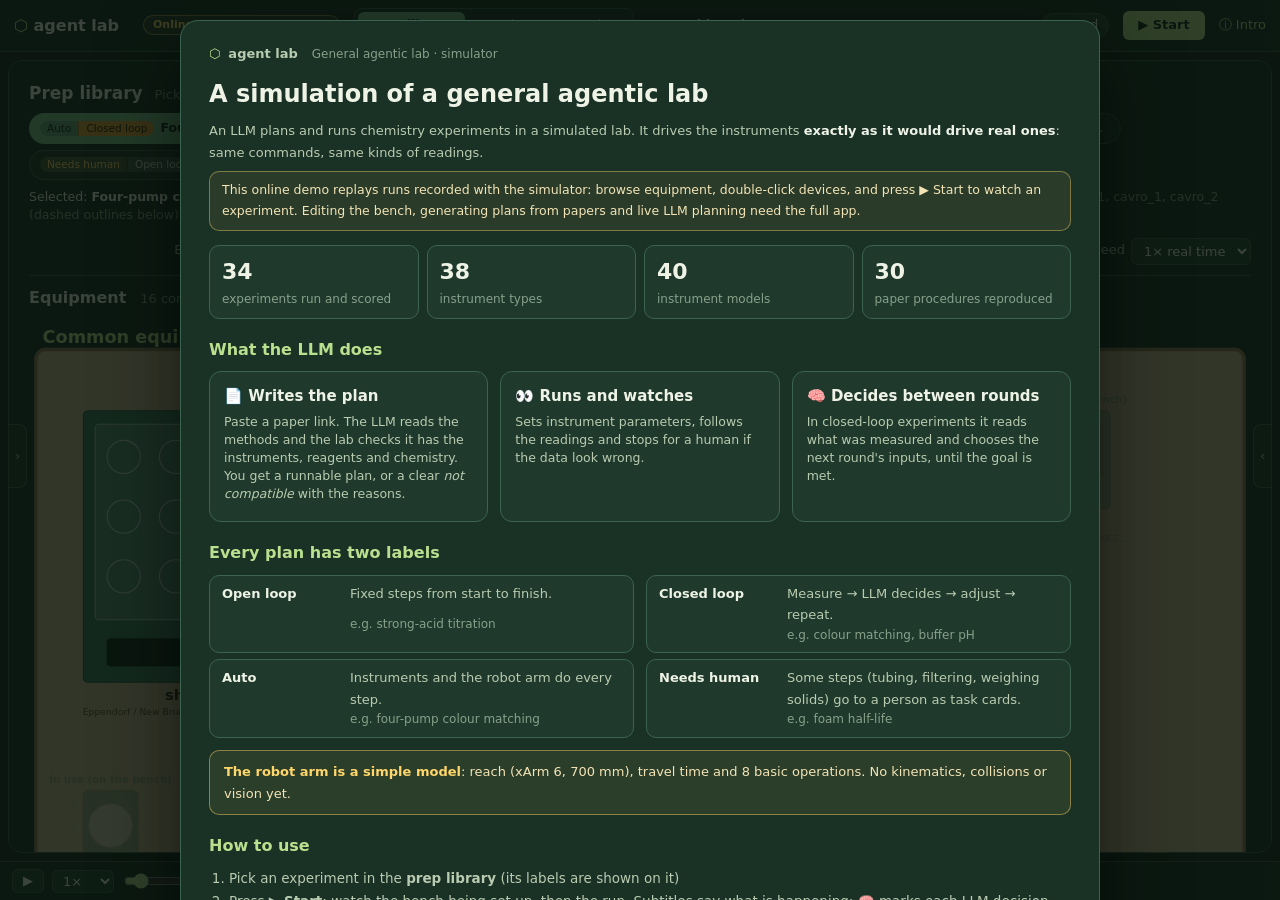
<file: index.html>
<!DOCTYPE html>
<html lang="en">
<head>
<meta charset="utf-8">
<meta name="viewport" content="width=device-width, initial-scale=1">
<title>agent lab · Experiment studio</title>
<link rel="stylesheet" href="static/studio.css?v=20261109014450">
</head>
<body class="panel-hidden demo-hidden">
<header class="bar">
  <div class="brand"><span class="logo">⬡</span> agent lab <small>STUDIO</small></div><span class="demo-badge" title="This online demo replays runs recorded with the simulator; editing the bench and generating plans from papers need the full app">Online demo · recorded runs</span>
  <nav class="tabs" role="tablist" aria-label="View">
    <button data-view="table" class="on" title="Shortcut 3: pick an experiment, see all equipment">Prep library</button>
    <button data-view="top" title="Shortcut 2: arrange the bench">Top view</button>
    <button data-view="iso" title="Shortcut 1: watch the experiment (2.5D), turn with Q and E">2.5D view</button>
  </nav>
  <div class="exp" id="expTitle">No experiment loaded</div>
  <div class="clock"><span>Sim time</span><b id="simTime">—</b></div>
  <span id="status" class="pill">Idle</span>
  <button id="runBtn" class="primary run-btn" hidden></button>
  <a class="link intro-link" href="#" id="introBtn" title="What this simulator is and what the LLM does in it">ⓘ Intro</a>
</header>

<div id="banner" class="banner" hidden></div>

<div class="stage-wrap">
  <aside id="demo" class="demo">
    <h3>Import experiment <button id="demoHandle" class="demo-x" title="Collapse / expand (←)">‹</button></h3>
    <div class="seg demo-tabs" id="demoTabs"><button data-k="paper" class="on">Plan from paper</button><button data-k="manual">Manual plan</button></div>
    <div id="demoPaper">
      <div class="row2"><input id="demoUrl" placeholder="https://… journal full text / arXiv / DOI"><button id="demoAnalyze">Generate plan</button></div>
      <div id="demoPaperOut" class="paper-out"></div>
      <p class="hint2">Previously generated plans are in the prep library (Show all → Paper-generated plans).</p>
    </div>
    <div id="demoManual" hidden>
      <label>Use the bench and reagents of experiment<select id="pfExp"></select></label>
      <button id="pfOpen">Open plan table (fill row by row / import CSV)</button>
      <p class="hint2">One step per row: type, target, action, params. Same format as LLM-generated plans; see docs/plan_format.md.</p>
    </div>
    <div id="demoChoice"></div>
    <div id="demoPhase" class="demo-phase"></div>
    <div id="demoResult" class="demo-result"></div>
    <ol id="demoSteps" class="demo-steps"></ol>
  </aside>
  <section class="stage" id="stage">
    <svg id="world" aria-label="Experiment bench"></svg>
    <svg id="fx" aria-hidden="true"><defs><marker id="fxArrow" viewBox="0 0 10 10" refX="8" refY="5" markerWidth="8" markerHeight="8" orient="auto-start-reverse"><path d="M0,0 L10,5 L0,10 z" fill="#ffe9b0"/></marker></defs></svg>
    <div id="narr" class="narr" hidden></div>
    <div id="tableView" class="table-view" hidden><div id="prepBar" class="prep-bar"></div><div id="gearArea"></div></div>
    <div class="hud-left">
      <button id="zoomIn" title="Zoom in (+)">＋</button>
      <button id="zoomOut" title="Zoom out (−)">－</button>
      <button id="fit" title="Fit all (F)">⊡</button>
      <button id="focusBtn" title="Focus the working equipment group (G)">◎</button>
      <button id="isoLeft" class="iso-only" title="Turn the bench left (Q)">⟲</button>
      <button id="isoRight" class="iso-only" title="Turn the bench right (E)">⟳</button>
    </div>
    <div class="hud-bubble" id="bubble" hidden></div>
    <svg id="benchOverlay" aria-hidden="true"></svg>
    <div class="hint">? shortcuts · ← import · Enter skip step · ↓ equipment · → sidebar · E rotate · wheel zoom · drag pan · 1/2/3 views · Q / E turn 2.5D · F fit · G focus · Space run/pause</div>
    <button id="panelHandle" class="edge-handle" title="Sidebar (→)">‹</button>
    <button id="demoEdge" class="edge-handle left" title="Import experiment (←)">›</button>
    <button id="drawerHandle" class="drawer-handle" title="Equipment drawer (↓)">Equipment ▴</button>
    <div id="drawer" class="drawer" hidden>
      <div class="dr-head"><div id="drTabs" class="dr-tabs"></div><span class="muted">Drag onto the bench · wheel to scroll · Esc to close</span></div>
      <div id="drRow" class="dr-row"></div>
    </div>
    <div id="benchToast" class="bench-toast" hidden></div>
    <div id="runCol" class="run-col">                       <!-- run panel: plan progress + agent console (one top-right column) -->
      <div id="planProg" class="plan-prog" hidden></div>
      <div id="agentConsole" class="agent-console" hidden></div>
    </div>
  </section>

  <aside class="panel">
    <section class="card">
      <h3>Run</h3>
      <label hidden>Experiment <a href="#" id="expMore" class="link exp-more">Show all</a><select id="selExp"></select></label>
      <p class="hint2">Pick experiments in the prep library (3).</p>
      <div class="row2">
        <label>Seed<input id="inSeed" type="number" placeholder="default"></label>
        <label>human<input id="inHumans" type="number" min="0" placeholder="default"></label>
        <label>Offline operators<input id="inOperators" type="number" min="0" placeholder="0" title="Task cards go to the /operator page and wait for a real person to confirm"></label>
        <label>Robot arm<select id="selRobot"><option value="">None</option><option value="xarm6_standard">xArm 6</option></select></label>
      </div>
      <label>Planner<select id="selPlanner"></select></label>
      <label>Speed<select id="selSpeed" title="1× = same timing as a real experiment (including waits)"><option value="1" selected>1× real time</option><option value="2">2×</option><option value="5">5×</option><option value="10">10×</option></select></label>
      <div class="row2"><button id="btnStart" class="primary">▶ Start</button><button id="btnStop">■ Stop</button></div>
      <button id="btnBench" title="Back to the free-arrangement bench (after a run / replay)">Back to arranging / manual bench</button>
      <label>Replay<select id="selRun"><option value="">— pick a record —</option></select></label>
      <p class="hint2" id="hint"></p>
    </section>
    <section class="card">
      <h3>Current action</h3>
      <div id="activity" class="muted">—</div>
    </section>
    <section class="card">
      <h3>Readings <span class="legend"><i class="k measured"></i>measured <i class="k estimated"></i>estimated <i class="k simulated"></i>simulated <i class="k observed"></i>observed</span></h3>
      <div id="readings"></div>
    </section>
    <section class="card">
      <h3>Goal and results</h3>
      <div id="goal" class="goal"></div>
      <div id="result"></div>
    </section>
  </aside>
</div>

<footer class="timeline">
  <button id="btnPlay" title="Play / pause (Space)">▶</button>
  <select id="selPlaySpeed" title="Manual bench: sim time rate; replay: playback speed"><option value="1" selected>1×</option><option value="2">2×</option><option value="5">5×</option><option value="10">10×</option></select>
  <input id="scrub" type="range" min="0" max="0" value="0" aria-label="Timeline">
  <label class="follow"><input type="checkbox" id="chkFollow" checked> Follow</label>
  <label class="follow" title="When an equipment group starts working, the view flies to it"><input type="checkbox" id="chkAutoFocus" checked> Auto-focus</label>
  <div class="ticker" id="ticker"></div>
</footer>
<div id="genPage" class="gen-page" hidden>
  <div class="gen-head"><b>Generate plan</b><span id="genUrl" class="muted gen-url"></span><span class="sp"></span>
    <span class="muted">Elapsed <b id="genClock">0 s</b></span><button id="genUse" class="primary" disabled>Use this plan</button><button id="genClose" title="Close">✕</button></div>
  <div class="gen-body">
    <div class="gen-col">
      <h4>Progress</h4><ol id="genStages" class="gen-stages"></ol>
      <h4>Experimental section (text the LLM reads)</h4><pre id="genExcerpt" class="gen-pre"></pre>
    </div>
    <div class="gen-col wide">
      <h4>LLM reasoning <span class="muted">(deep thinking, streamed)</span></h4><div id="genThink" class="gen-think"></div>
      <h4>Structured output <span class="muted">(protocol IR, streamed)</span></h4><pre id="genOut" class="gen-pre out"></pre>
    </div>
    <div class="gen-col">
      <h4>Log</h4><div id="genLog" class="gen-log"></div>
      <h4>Check results</h4><div id="genCheck" class="paper-out"></div>
    </div>
  </div>
</div>
<div id="welcome" class="welcome">
  <div class="wl-box">
    <div class="wl-top"><span class="logo">⬡</span> <b>agent lab</b><span class="muted">General agentic lab · simulator</span></div>
    <h1>A simulation of a general agentic lab</h1>
    <p class="wl-lead">An LLM plans and runs chemistry experiments in a simulated lab. It drives the instruments
      <b>exactly as it would drive real ones</b>: same commands, same kinds of readings.</p>
    <p class="wl-online">This online demo replays runs recorded with the simulator: browse equipment, double-click devices, and press ▶ Start to watch an experiment. Editing the bench, generating plans from papers and live LLM planning need the full app.</p><div class="wl-kpis" id="wlKpis"></div>

    <h2>What the LLM does</h2>
    <div class="wl-cards three">
      <div class="wl-card">
        <h3>📄 Writes the plan</h3>
        <p>Paste a paper link. The LLM reads the methods and the lab checks it has the instruments, reagents and chemistry.
          You get a runnable plan, or a clear <i>not compatible</i> with the reasons.</p>
      </div>
      <div class="wl-card">
        <h3>👀 Runs and watches</h3>
        <p>Sets instrument parameters, follows the readings and stops for a human if the data look wrong.</p>
      </div>
      <div class="wl-card">
        <h3>🧠 Decides between rounds</h3>
        <p>In closed-loop experiments it reads what was measured and chooses the next round's inputs, until the goal is met.</p>
      </div>
    </div>

    <h2>Every plan has two labels</h2>
    <div class="wl-labels">
      <div><b>Open loop</b><span>Fixed steps from start to finish.</span><i>e.g. strong-acid titration</i></div>
      <div><b>Closed loop</b><span>Measure → LLM decides → adjust → repeat.</span><i>e.g. colour matching, buffer pH</i></div>
      <div><b>Auto</b><span>Instruments and the robot arm do every step.</span><i>e.g. four-pump colour matching</i></div>
      <div><b>Needs human</b><span>Some steps (tubing, filtering, weighing solids) go to a person as task cards.</span><i>e.g. foam half-life</i></div>
    </div>
    <div class="wl-warn"><b>The robot arm is a simple model</b>: reach (xArm 6, 700 mm), travel time and 8 basic operations.
      No kinematics, collisions or vision yet.</div>

    <h2>How to use</h2>
    <ol class="wl-steps">
      <li>Pick an experiment in the <b>prep library</b> (its labels are shown on it)</li>
      <li>Press <b>▶ Start</b>: watch the bench being set up, then the run. Subtitles say what is happening; 🧠 marks each LLM decision</li>
      <li>Press <b>←</b> to paste a paper link and generate a plan, or fill one in by hand</li>
      <li>Double-click any device for details</li>
    </ol>
    <div class="wl-foot"><a class="link" href="intro.html" target="_blank">More: how it works, what's been tested ↗</a><span class="sp"></span>
      <button id="wlGo" class="primary">Next: shortcuts →</button></div>
  </div>
</div>
<div id="keys" class="welcome" hidden>
  <div class="wl-box ks-box">
    <div class="wl-top"><span class="logo">⬡</span> <b>agent lab</b><span class="muted">Keyboard shortcuts · press <kbd>?</kbd> anytime to see this again</span></div>
    <h1>Shortcuts</h1>
    <div class="ks-grid">
      <section><h2>Views</h2>
        <div class="ks"><kbd>3</kbd><span>Prep library</span></div>
        <div class="ks"><kbd>2</kbd><span>Top view (arrange the bench)</span></div>
        <div class="ks"><kbd>1</kbd><span>2.5D view (watch the run); <kbd>Q</kbd> <kbd>E</kbd> turn the bench</span></div>
      </section>
      <section><h2>Panels</h2>
        <div class="ks"><kbd>←</kbd><span>Import panel (paper link / manual plan)</span></div>
        <div class="ks"><kbd>→</kbd> <kbd>P</kbd><span>Run sidebar</span></div>
        <div class="ks"><kbd>↓</kbd><span>Equipment drawer</span></div>
        <div class="ks"><kbd>Esc</kbd><span>Close drawer / dialog</span></div>
      </section>
      <section><h2>Camera</h2>
        <div class="ks"><kbd>Wheel</kbd><span>Zoom</span></div>
        <div class="ks"><kbd>+</kbd> <kbd>−</kbd><span>Zoom in / out</span></div>
        <div class="ks"><kbd>Drag</kbd><span>Pan (on empty space)</span></div>
        <div class="ks"><kbd>F</kbd><span>Fit everything</span></div>
        <div class="ks"><kbd>G</kbd><span>Focus the working group</span></div>
      </section>
      <section><h2>Bench (top view)</h2>
        <div class="ks"><kbd>Drag</kbd><span>Move a device or container</span></div>
        <div class="ks"><kbd>E</kbd><span>Rotate the hovered / dragged device 90°</span></div>
        <div class="ks"><kbd>Double-click</kbd><span>Device details and model</span></div>
      </section>
      <section><h2>Running</h2>
        <div class="ks"><kbd>Enter</kbd><span>Skip ahead through the current step</span></div>
        <div class="ks"><kbd>Space</kbd><span>Play / pause (manual bench, replays)</span></div>
      </section>
    </div>
    <div class="wl-foot"><button id="ksBack">← Back to intro</button><span class="sp"></span>
      <button id="ksGo" class="primary">Open prep library</button></div>
  </div>
</div>
<div id="devInfo" class="di-modal" hidden>
  <div class="di-box">
    <div class="di-head"><b id="diTitle"></b><span class="sp"></span><button id="diClose" title="Close (Esc)">✕</button></div>
    <div id="diBody" class="di-body"></div>
  </div>
</div>
<div id="pfModal" class="pf-modal" hidden>
  <div class="pf-box">
    <div class="pf-head"><b>Manual plan</b> · <span id="pfTitle"></span>
      <input id="pfGoal" placeholder="Goal (one sentence, optional)"><button id="pfClose" title="Close (Esc)">✕</button></div>
    <div class="pf-tools">
      <button id="pfLoad" title="Convert this experiment's existing plan into a table for editing">Load existing plan</button>
      <button id="pfBlank">Blank table</button>
      <button id="pfAdd">＋ Add row</button>
      <label class="pf-file">Import CSV<input id="pfImport" type="file" accept=".csv,text/csv" hidden></label>
      <button id="pfExport" title="Opens directly in Excel">Export CSV</button>
      <span class="sp"></span>
      <button id="pfCheck">Check and dry-run</button>
      <button id="pfUse" class="primary" disabled>Use this plan</button>
    </div>
    <div id="pfStatus" class="pf-status"></div>
    <div class="pf-scroll"><table id="pfTable" class="pf-table"></table></div>
    <div id="pfLists"></div>
  </div>
</div>
<div id="tip" class="tip" hidden></div>
<div id="dragGhost" class="drag-ghost" hidden></div>
<script src="static/static_api.js?v=20261109014450"></script>
<script src="static/studio.js?v=20261109014450"></script>
<script src="static/models.js?v=20261109014450"></script>
<script src="static/pump.js?v=20261109014450"></script>
<script src="static/fx.js?v=20261109014450"></script>
<script src="static/caption.js?v=20261109014450"></script>
<script src="static/fxmore.js?v=20261109014450"></script>
<script src="static/bench.js?v=20261109014450"></script>
<script src="static/focus.js?v=20261109014450"></script>
<script src="static/iso.js?v=20261109014450"></script>
<script src="static/paperlink.js?v=20261109014450"></script>
<script src="static/gear.js?v=20261109014450"></script>
<script src="static/prep.js?v=20261109014450"></script>
<script src="static/demo.js?v=20261109014450"></script>
<script src="static/planform.js?v=20261109014450"></script>
<script src="static/genplan.js?v=20261109014450"></script>
<script src="static/console.js?v=20261109014450"></script>
<script src="static/devinfo.js?v=20261109014450"></script>
<script src="static/welcome.js?v=20261109014450"></script>
</body>
</html>
</file>
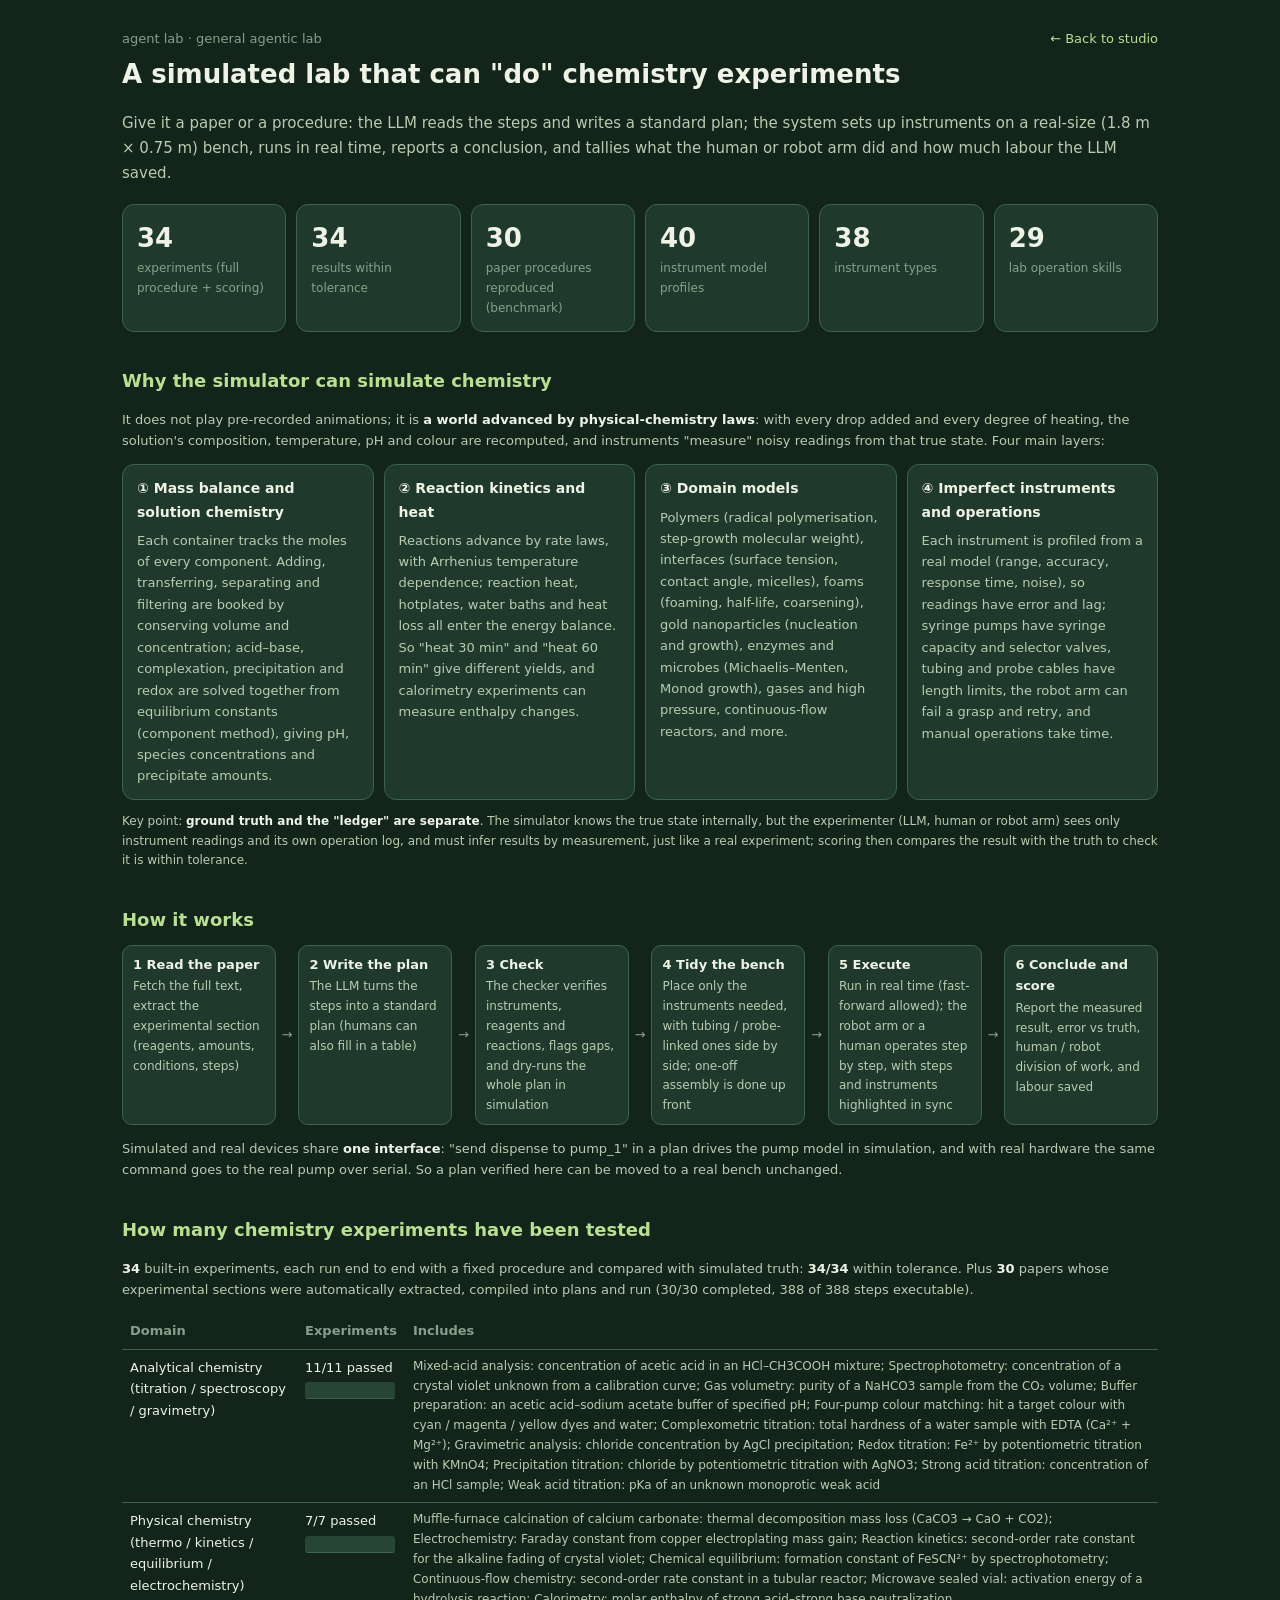
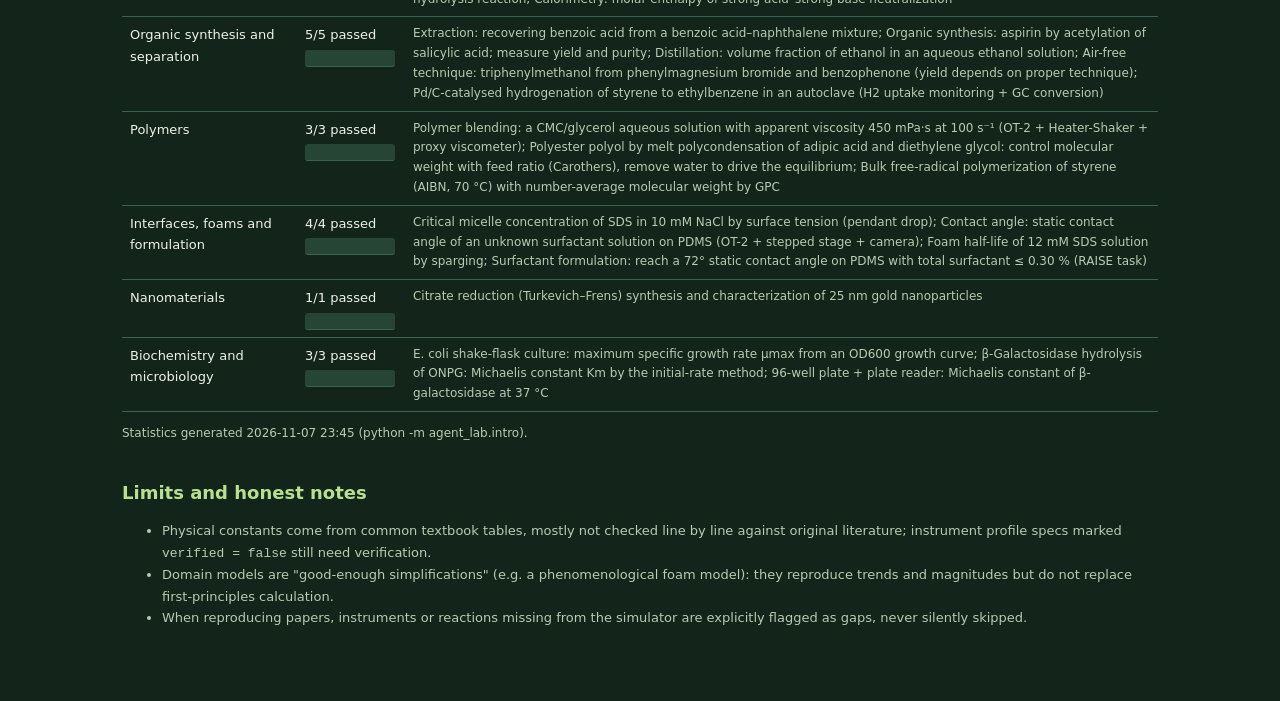
<file: intro.html>
<!DOCTYPE html>
<html lang="en">
<head>
<meta charset="utf-8">
<meta name="viewport" content="width=device-width, initial-scale=1">
<title>agent lab · Introduction</title>
<link rel="stylesheet" href="static/studio.css">
<style>
  html, body { height: auto; overflow: auto; }
  .intro { max-width: 1080px; margin: 0 auto; padding: 28px 22px 60px; line-height: 1.65; }
  .intro h1 { font-size: 26px; margin: 4px 0 6px; }
  .intro h2 { font-size: 18px; margin: 34px 0 10px; color: var(--accent); }
  .intro p, .intro li { color: var(--ink2); }
  .intro b { color: var(--ink); }
  .lead { font-size: 15px; }
  .kpis { display: grid; grid-template-columns: repeat(auto-fit, minmax(150px, 1fr)); gap: 10px; margin: 18px 0 4px; }
  .kpi { background: var(--panel); border: 1px solid var(--line); border-radius: 12px; padding: 12px 14px; }
  .kpi .v { font-size: 26px; font-weight: 700; color: var(--ink); font-variant-numeric: tabular-nums; }
  .kpi .l { font-size: 12px; color: var(--ink3); }
  .layers { display: grid; grid-template-columns: repeat(auto-fit, minmax(230px, 1fr)); gap: 10px; }
  .layer { background: var(--panel); border: 1px solid var(--line); border-radius: 12px; padding: 12px 14px; }
  .layer h3 { margin: 0 0 6px; font-size: 14px; color: var(--ink); }
  .layer p { margin: 0; font-size: 13px; }
  .flow { display: flex; flex-wrap: wrap; align-items: stretch; gap: 6px; margin: 8px 0; }
  .flow .st { flex: 1 1 120px; background: var(--panel); border: 1px solid var(--line); border-radius: 10px; padding: 8px 10px; font-size: 12px; color: var(--ink2); }
  .flow .st b { display: block; font-size: 13px; margin-bottom: 2px; }
  .flow .ar { align-self: center; color: var(--ink3); }
  table.dom { width: 100%; border-collapse: collapse; font-size: 13px; }
  table.dom th, table.dom td { text-align: left; padding: 7px 8px; border-bottom: 1px solid var(--line); vertical-align: top; }
  table.dom th { color: var(--ink3); font-weight: 600; }
  table.dom td.n { white-space: nowrap; font-variant-numeric: tabular-nums; color: var(--ink); }
  table.dom td.t { color: var(--ink2); font-size: 12px; }
  .bar { height: 6px; background: var(--panel2); border-radius: 3px; overflow: hidden; margin-top: 4px; width: 90px; }
  .bar i { display: block; height: 100%; background: var(--accent2); }
  .note { font-size: 12px; color: var(--ink3); }
  .top { display: flex; justify-content: space-between; align-items: center; }
</style>
</head>
<body>
<div class="intro">
  <div class="top"><span class="muted">agent lab · general agentic lab</span><a class="link" href="index.html">← Back to studio</a></div>
  <h1>A simulated lab that can "do" chemistry experiments</h1>
  <p class="lead">Give it a paper or a procedure: the LLM reads the steps and writes a standard plan; the system sets up instruments on a real-size (1.8 m × 0.75 m) bench,
    runs in real time, reports a conclusion, and tallies what the human or robot arm did and how much labour the LLM saved.</p>
  <div class="kpis" id="kpis"></div>

  <h2>Why the simulator can simulate chemistry</h2>
  <p>It does not play pre-recorded animations; it is <b>a world advanced by physical-chemistry laws</b>: with every drop added and every degree of heating, the solution's composition, temperature, pH and colour are recomputed,
    and instruments "measure" noisy readings from that true state. Four main layers:</p>
  <div class="layers">
    <div class="layer"><h3>① Mass balance and solution chemistry</h3><p>Each container tracks the moles of every component. Adding, transferring, separating and filtering are booked by conserving volume and concentration;
      acid–base, complexation, precipitation and redox are solved together from equilibrium constants (component method), giving pH, species concentrations and precipitate amounts.</p></div>
    <div class="layer"><h3>② Reaction kinetics and heat</h3><p>Reactions advance by rate laws, with Arrhenius temperature dependence; reaction heat, hotplates, water baths and heat loss all enter the energy balance.
      So "heat 30 min" and "heat 60 min" give different yields, and calorimetry experiments can measure enthalpy changes.</p></div>
    <div class="layer"><h3>③ Domain models</h3><p>Polymers (radical polymerisation, step-growth molecular weight), interfaces (surface tension, contact angle, micelles), foams (foaming, half-life, coarsening),
      gold nanoparticles (nucleation and growth), enzymes and microbes (Michaelis–Menten, Monod growth), gases and high pressure, continuous-flow reactors, and more.</p></div>
    <div class="layer"><h3>④ Imperfect instruments and operations</h3><p>Each instrument is profiled from a real model (range, accuracy, response time, noise), so readings have error and lag;
      syringe pumps have syringe capacity and selector valves, tubing and probe cables have length limits, the robot arm can fail a grasp and retry, and manual operations take time.</p></div>
  </div>
  <p class="note">Key point: <b>ground truth and the "ledger" are separate</b>. The simulator knows the true state internally, but the experimenter (LLM, human or robot arm) sees only instrument readings and its own operation log,
    and must infer results by measurement, just like a real experiment; scoring then compares the result with the truth to check it is within tolerance.</p>

  <h2>How it works</h2>
  <div class="flow">
    <div class="st"><b>1 Read the paper</b>Fetch the full text, extract the experimental section (reagents, amounts, conditions, steps)</div><span class="ar">→</span>
    <div class="st"><b>2 Write the plan</b>The LLM turns the steps into a standard plan (humans can also fill in a table)</div><span class="ar">→</span>
    <div class="st"><b>3 Check</b>The checker verifies instruments, reagents and reactions, flags gaps, and dry-runs the whole plan in simulation</div><span class="ar">→</span>
    <div class="st"><b>4 Tidy the bench</b>Place only the instruments needed, with tubing / probe-linked ones side by side; one-off assembly is done up front</div><span class="ar">→</span>
    <div class="st"><b>5 Execute</b>Run in real time (fast-forward allowed); the robot arm or a human operates step by step, with steps and instruments highlighted in sync</div><span class="ar">→</span>
    <div class="st"><b>6 Conclude and score</b>Report the measured result, error vs truth, human / robot division of work, and labour saved</div>
  </div>
  <p>Simulated and real devices share <b>one interface</b>: "send dispense to pump_1" in a plan drives the pump model in simulation, and with real hardware the same command goes to the real pump over serial.
    So a plan verified here can be moved to a real bench unchanged.</p>

  <h2>How many chemistry experiments have been tested</h2>
  <p id="sumLine" class="muted">Loading…</p>
  <table class="dom" id="domTable"></table>
  <p class="note" id="genNote"></p>

  <h2>Limits and honest notes</h2>
  <ul>
    <li>Physical constants come from common textbook tables, mostly not checked line by line against original literature; instrument profile specs marked <code>verified = false</code> still need verification.</li>
    <li>Domain models are "good-enough simplifications" (e.g. a phenomenological foam model): they reproduce trends and magnitudes but do not replace first-principles calculation.</li>
    <li>When reproducing papers, instruments or reactions missing from the simulator are explicitly flagged as gaps, never silently skipped.</li>
  </ul>
</div>
<script>
const esc = (s) => String(s ?? "").replace(/[&<>"]/g, (c) => ({ "&": "&amp;", "<": "&lt;", ">": "&gt;", '"': "&quot;" }[c]));
fetch("data/intro.json").then((r) => r.json()).then((d) => {
  const c = d.counts, pb = c.paper_bench;
  const k = [[d.runs_total || c.experiments, "experiments (full procedure + scoring)"], [d.runs_passed, "results within tolerance"],
    [pb ? pb.papers : c.paper_plans, "paper procedures reproduced (benchmark)"], [c.device_models, "instrument model profiles"], [c.device_categories, "instrument types"], [c.skills, "lab operation skills"]];
  document.getElementById("kpis").innerHTML = k.map(([v, l]) => `<div class="kpi"><div class="v">${esc(v ?? "—")}</div><div class="l">${esc(l)}</div></div>`).join("");
  document.getElementById("sumLine").innerHTML = d.runs_total
    ? `<b>${d.runs_total}</b> built-in experiments, each run end to end with a fixed procedure and compared with simulated truth: <b>${d.runs_passed}/${d.runs_total}</b> within tolerance.`
      + (pb ? ` Plus <b>${pb.papers}</b> papers whose experimental sections were automatically extracted, compiled into plans and run (${pb.completed}/${pb.papers} completed, ${pb.executable_steps} of ${pb.steps} steps executable).` : "")
    : "No statistics yet: run python -m agent_lab.intro";
  document.getElementById("domTable").innerHTML = `<tr><th>Domain</th><th>Experiments</th><th>Includes</th></tr>` + d.domains.map((x) =>
    `<tr><td>${esc(x.domain)}</td><td class="n">${x.passed}/${x.n} passed<div class="bar"><i style="width:${Math.round(100 * x.passed / Math.max(1, x.n))}%"></i></div></td><td class="t">${x.titles.map(esc).join("; ")}</td></tr>`).join("");
  document.getElementById("genNote").textContent = d.generated ? `Statistics generated ${d.generated} (python -m agent_lab.intro).` : "";
}).catch((e) => { document.getElementById("sumLine").textContent = `Failed to load: ${e.message}`; });
</script>
</body>
</html>
</file>
<file: static/studio.css>
:root {
  --bg: #13241b; --bg2: #1a3125; --panel: #1f3a2c; --panel2: #264535; --line: #3c6250;
  --ink: #eef3e6; --ink2: #b9cbb0; --ink3: #87a08a; --accent: #b9e08f; --accent2: #7fc58b;
  --bench-top: #c8d3b0; --bench-front: #a9b78f; --bench-leg: #7d8d6a;
  --dev: #3e7a5f; --dev-dark: #285741; --dev-light: #dfe8d2; --screen: #10251a; --screen-ink: #b9f0a0;
  --glass: rgba(230, 245, 235, .22); --glass-edge: #e8f2df; --water: #9fd0e6;
  --k-measured: #3987e5; --k-estimated: #d95926; --k-simulated: #199e70; --k-observed: #d55181; --k-setpoint: #c98500;
  --k-truth: #9085e9; --critical: #e66767; --good: #5fd35f;
}
* { box-sizing: border-box; }
html, body { margin: 0; height: 100%; background: var(--bg); color: var(--ink);
  font: 13px/1.45 system-ui, -apple-system, "Segoe UI", "Microsoft YaHei", sans-serif; }
body { display: grid; grid-template-rows: auto auto 1fr auto; height: 100vh; overflow: hidden; }
button, select, input { font: inherit; color: var(--ink); background: var(--panel2); border: 1px solid var(--line);
  border-radius: 6px; padding: 4px 8px; }
button { cursor: pointer; }
button.primary { background: var(--accent); color: #13241b; border-color: transparent; font-weight: 600; }
.muted { color: var(--ink3); }

.bar { display: flex; align-items: center; gap: 16px; padding: 10px 18px; background: var(--bg2); border-bottom: 1px solid var(--line); }
.brand { font-weight: 700; font-size: 16px; white-space: nowrap; }
.brand .logo { color: var(--accent); }
.brand small { color: var(--ink3); font-size: 10px; letter-spacing: .15em; margin-left: 4px; }
.tabs { display: inline-flex; background: var(--panel); border: 1px solid var(--line); border-radius: 8px; padding: 3px; gap: 2px; }
.tabs button { border: 0; background: transparent; color: var(--ink2); padding: 4px 14px; white-space: nowrap; }
.tabs button.on { background: var(--accent2); color: #10251a; font-weight: 600; }
.exp { flex: 1; font-weight: 600; overflow: hidden; text-overflow: ellipsis; white-space: nowrap; }
.clock { white-space: nowrap; color: var(--ink2); } .clock b { color: var(--ink); margin-left: 6px; font-variant-numeric: tabular-nums; }
.pill { padding: 2px 10px; border-radius: 999px; background: var(--panel2); border: 1px solid var(--line); white-space: nowrap; }
.pill.running::before { content: "● "; color: var(--good); }
.pill.finished::before { content: "✓ "; color: var(--good); }
.pill.error::before, .pill.stopped::before { content: "■ "; color: var(--critical); }
.seg { display: inline-flex; border: 1px solid var(--line); border-radius: 6px; overflow: hidden; }
.seg button { border: 0; border-radius: 0; background: var(--panel); white-space: nowrap; }
.seg button.on { background: var(--ink); color: var(--bg); }
.link { color: var(--accent); text-decoration: none; white-space: nowrap; }
.banner { background: #4a1f1f; border-bottom: 2px solid var(--critical); padding: 6px 18px; font-weight: 600; }
.banner::before { content: "⚠ E-STOP: "; }

.stage-wrap { display: grid; grid-template-columns: 1fr 340px; min-height: 0; }
.stage { position: relative; margin: 12px; border: 1px solid var(--line); border-radius: 14px; overflow: hidden;
  background: radial-gradient(ellipse at 50% 30%, #2c4d3b 0%, #1d3528 70%); }
#world { width: 100%; height: 100%; display: block; cursor: grab; user-select: none; }
#world.dragging { cursor: grabbing; }
.hud-left { position: absolute; left: 12px; top: 12px; display: flex; flex-direction: column; gap: 6px; }
.hud-left button { width: 34px; height: 34px; padding: 0; background: rgba(31, 58, 44, .85); }
.hint { position: absolute; left: 14px; bottom: 10px; color: var(--ink3); font-size: 11px; }
.hud-bubble { position: absolute; max-width: 300px; background: var(--dev-light); color: #12261b; border-radius: 10px;
  padding: 6px 10px; font-size: 12px; box-shadow: 0 4px 14px rgba(0,0,0,.35); pointer-events: none;
  transform: translate(-50%, -100%); transition: left .5s, top .5s; }
.hud-bubble::after { content: ""; position: absolute; left: 50%; bottom: -6px; border: 6px solid transparent;
  border-top-color: var(--dev-light); border-bottom: 0; transform: translateX(-50%); }
.hud-bubble b { color: #1b4d38; }

.panel { overflow: auto; padding: 12px 12px 12px 0; display: flex; flex-direction: column; gap: 10px; }
.card { background: var(--panel); border: 1px solid var(--line); border-radius: 12px; padding: 10px 12px; }
.card h3 { margin: 0 0 8px; font-size: 13px; display: flex; gap: 8px; align-items: center; flex-wrap: wrap; }
label { display: block; color: var(--ink2); margin: 5px 0; }
label select, label input { display: block; width: 100%; margin-top: 2px; }
.row2 { display: grid; grid-template-columns: 1fr 1fr; gap: 6px; }
.hint2 { color: var(--ink3); font-size: 11px; margin: 6px 0 0; word-break: break-all; }
.legend { font-weight: normal; font-size: 11px; color: var(--ink3); display: inline-flex; gap: 6px; align-items: center; }
i.k { display: inline-block; width: 8px; height: 8px; border-radius: 2px; }
i.k.measured { background: var(--k-measured); } i.k.estimated { background: var(--k-estimated); }
i.k.simulated { background: var(--k-simulated); } i.k.observed { background: var(--k-observed); }
i.k.setpoint { background: var(--k-setpoint); } i.k.truth { background: var(--k-truth); }
.rd { display: grid; grid-template-columns: 1fr auto; gap: 2px 8px; padding: 4px 0; border-bottom: 1px dashed var(--line); }
.rd .n { color: var(--ink2); font-size: 12px; }
.rd .v { font-variant-numeric: tabular-nums; text-align: right; font-weight: 600; }
.rd .k { font-size: 10px; color: var(--ink3); grid-column: 1 / -1; }
.rd .k i { margin-right: 4px; }
.bad { color: var(--critical); }
.goal { color: var(--ink2); white-space: pre-wrap; font-size: 12px; margin-bottom: 6px; }
.pass::before { content: "✓ "; color: var(--good); } .fail::before { content: "✗ "; color: var(--critical); }
.act { border-left: 3px solid var(--accent); padding-left: 8px; }
.act.human { border-color: var(--k-setpoint); }
.prog { height: 5px; background: var(--panel2); border-radius: 3px; margin-top: 6px; overflow: hidden; }
.prog > div { height: 100%; background: var(--accent); }

.timeline { display: flex; align-items: center; gap: 10px; padding: 8px 18px; background: var(--bg2); border-top: 1px solid var(--line); }
.timeline input[type=range] { flex: 0 0 38%; accent-color: var(--accent); }
.follow { margin: 0; display: inline-flex; gap: 4px; align-items: center; white-space: nowrap; }
.follow input { width: auto; display: inline; margin: 0; }
.ticker { flex: 1; overflow: hidden; white-space: nowrap; text-overflow: ellipsis; color: var(--ink2); font-size: 12px; }
.ticker .bad { color: var(--critical); }

.table-view { position: absolute; inset: 0; overflow: auto; padding: 20px; background: var(--bg2); }
.table-view table { width: 100%; border-collapse: collapse; font-size: 12px; }
.table-view th, .table-view td { text-align: left; padding: 6px 8px; border-bottom: 1px solid var(--line); vertical-align: top; }
.table-view th { color: var(--ink3); font-weight: 600; position: sticky; top: -20px; background: var(--bg2); }
.table-view h4 { margin: 18px 0 6px; color: var(--accent); }
.sw { display: inline-block; width: 12px; height: 12px; border-radius: 50%; border: 1px solid var(--glass-edge); vertical-align: -2px; }

.tip { position: fixed; pointer-events: none; background: var(--dev-light); color: #12261b; border-radius: 8px; padding: 6px 9px;
  font-size: 12px; z-index: 30; box-shadow: 0 4px 14px rgba(0,0,0,.35); max-width: 320px; }

/* ---- SVG sprites ---- */
.grid { stroke: #a1b58b; stroke-opacity: .13; }
.zlabel { fill: var(--ink3); font-size: 20px; }
.bench-top { fill: var(--bench-top); } .bench-front { fill: var(--bench-front); } .bench-leg { fill: var(--bench-leg); }
.shelf { fill: #2a4636; stroke: #4d7560; stroke-width: 3; } .shelf-board { fill: #6f8a63; }
.area-t { fill: var(--ink2); font-size: 34px; font-weight: 600; letter-spacing: .05em; }
.lbl { fill: var(--ink); font-size: 26px; text-anchor: middle; paint-order: stroke; stroke: #1d3528; stroke-width: 5px; }
.lbl-sub { fill: var(--ink3); font-size: 19px; text-anchor: middle; paint-order: stroke; stroke: #1d3528; stroke-width: 4px; }
.dev-body { fill: var(--dev); stroke: var(--dev-dark); stroke-width: 3; }
.dev-panel { fill: var(--dev-light); stroke: #aebf9d; stroke-width: 2; }
.dev-dark { fill: var(--dev-dark); }
.screen { fill: var(--screen); stroke: #0a1810; stroke-width: 2; }
.screen-t { fill: var(--screen-ink); font: 600 22px ui-monospace, Consolas, monospace; }
.screen-s { fill: #7fb07a; font: 15px ui-monospace, Consolas, monospace; }
.knob { fill: var(--dev-light); stroke: var(--dev-dark); stroke-width: 2; }
.glass { fill: var(--glass); stroke: var(--glass-edge); stroke-width: 3; stroke-linejoin: round; }
.glass-thin { fill: none; stroke: var(--glass-edge); stroke-width: 2; }
.liquid { stroke: none; }
.liquid-hi { fill: #ffffff; fill-opacity: .25; }
.ppt { fill: #e9e6da; }
.crystal { fill: #f4f2ea; stroke: #c9c4b0; stroke-width: .8; }
.cap { fill: #c9dcbd; stroke: #86a07d; stroke-width: 2; }
.probe { stroke: #dbe7cf; stroke-width: 5; stroke-linecap: round; }
.probe-tip { fill: var(--accent); }
.cable { fill: none; stroke: #d8b77a; stroke-width: 3.5; stroke-opacity: .9; }
.tube { fill: none; stroke: #9fd0e6; stroke-width: 4; stroke-opacity: .5; stroke-linecap: round; stroke-linejoin: round; }
.tube.busy { stroke-opacity: .9; }
.heat { fill: none; stroke: #ff9d5c; stroke-width: 3; stroke-linecap: round; opacity: .8; animation: heat 1.2s ease-in-out infinite; }
@keyframes heat { 50% { transform: translateY(-8px); opacity: .25; } }
.spin { transform-box: fill-box; transform-origin: center; animation: spin .8s linear infinite; }
@keyframes spin { to { transform: rotate(360deg); } }
.bath-liquid { fill-opacity: .55; }
.active-ring { fill: none; stroke: var(--accent); stroke-width: 4; stroke-dasharray: 10 8; animation: dash 1s linear infinite; }
@keyframes dash { to { stroke-dashoffset: -36; } }
.avatar { transition: transform .6s ease-in-out; }
.avatar .head { fill: #f0d2b4; stroke: #6b5440; stroke-width: 2; }
.avatar .body { fill: #f3f3ea; stroke: #8a9a83; stroke-width: 2; }
.avatar .goggles { fill: #9fd0e6; stroke: #2b4a6b; stroke-width: 1.5; }
.avatar .glove { fill: #6fa8dc; }
.avatar.walk { animation: bob .45s ease-in-out infinite; }
@keyframes bob { 50% { transform: translateY(-4px); } }
.chrom { fill: none; stroke: var(--screen-ink); stroke-width: 1.5; }
.syringe { fill: #eef6f9; stroke: #9fb3bb; stroke-width: 2; }
.plunger { fill: #8aa0a8; }
.top-dev { fill: var(--dev); stroke: var(--dev-dark); stroke-width: 3; }
.top-slot { fill: none; stroke: #a1b58b; stroke-opacity: .5; stroke-dasharray: 8 6; }
.top-plate { fill: var(--dev-light); stroke: #aebf9d; stroke-width: 2; }

/* robot arm */
.arm-base { fill: #cfd8d0; stroke: #8d9c86; stroke-width: 3; }
.arm-link { fill: none; stroke: #e9eee6; stroke-width: 26; stroke-linecap: round; stroke-linejoin: round; }
.arm.busy .arm-link { stroke: #ffe9b0; }
.arm-joint { fill: #7aa38a; stroke: #e9eee6; stroke-width: 4; }
.arm-finger { stroke: #e9eee6; stroke-width: 8; stroke-linecap: round; fill: none; }
.arm-tool { fill: #7aa38a; stroke: #e9eee6; stroke-width: 4; }
.arm-reach { fill: #7aa38a; fill-opacity: .05; stroke: #7aa38a; stroke-dasharray: 14 10; stroke-width: 3; }

/* ---- animation layer and narration ---- */
#fx { position: absolute; inset: 0; width: 100%; height: 100%; pointer-events: none; }
.narr { position: absolute; left: 50%; top: 10px; transform: translateX(-50%); max-width: 78%; min-width: 360px;
  background: rgba(18, 38, 27, .88); color: #eef3e6; border: 1px solid #4b6457; border-radius: 12px;
  padding: 8px 14px; font-size: 14px; box-shadow: 0 6px 18px rgba(0,0,0,.25); pointer-events: none; }
.narr .n-main { font-size: 15px; line-height: 1.4; }
.narr .n-who { font-weight: 700; color: #ffe9b0; margin-right: 6px; }
.narr .n-left { float: right; color: #a9b8a4; font-size: 12px; margin-left: 10px; }
.narr .n-idle { color: #a9b8a4; }
.narr .n-bar { height: 4px; background: #33473d; border-radius: 2px; margin: 6px 0 4px; overflow: hidden; }
.narr .n-bar i { display: block; height: 100%; background: #8fd18a; transition: width .3s; }
.narr .n-dev { color: #cfe0c8; font-size: 12.5px; }
.fx-stream { fill: none; stroke-width: 7; stroke-linecap: round; stroke-dasharray: 14 10; opacity: .85; animation: fxflow .6s linear infinite; }
@keyframes fxflow { to { stroke-dashoffset: -24; } }
.fx-guide { fill: none; stroke: #ffe9b0; stroke-width: 3; stroke-dasharray: 10 10; opacity: .7; animation: fxflow 1s linear infinite; }
.fx-link { fill: none; stroke: #8fd18a; stroke-width: 3; stroke-dasharray: 6 8; animation: fxflow .8s linear infinite; }
.fx-drop { stroke: #ffffff; stroke-width: 1; opacity: .95; }
.fx-grain { stroke: #b9b39a; stroke-width: 1; }
.fx-ghost { fill: #e8f2df; fill-opacity: .35; stroke: #ffe9b0; stroke-width: 3; }
.fx-splash { fill: none; stroke: #ffffff; stroke-width: 2; opacity: 0; transform-box: fill-box; transform-origin: center; animation: fxsplash 1.2s ease-out infinite; }
@keyframes fxsplash { 0% { opacity: .8; transform: scale(.4); } 100% { opacity: 0; transform: scale(1.6); } }
.fx-ping { fill: none; stroke: #ffe9b0; stroke-width: 3; transform-box: fill-box; transform-origin: center; animation: fxping 1.4s ease-out infinite; }
@keyframes fxping { 0% { opacity: .9; transform: scale(.85); } 100% { opacity: 0; transform: scale(1.25); } }
.fx-glow { opacity: .55; animation: fxglow 1.6s ease-in-out infinite; }
@keyframes fxglow { 50% { opacity: .9; } }
.fx-fall { opacity: 0; animation: fxfall 1s ease-in infinite; }
@keyframes fxfall { 0% { opacity: 1; transform: translateY(0); } 100% { opacity: 0; transform: translateY(46px); } }
.fx-bubble { fill: none; stroke: #ffffff; stroke-width: 1.6; opacity: 0; animation: fxbubble 1.4s ease-out infinite; }
@keyframes fxbubble { 0% { opacity: .9; transform: translateY(0); } 100% { opacity: 0; transform: translateY(-34px); } }
.fx-rotate { fill: none; stroke: #ffe9b0; stroke-width: 3; stroke-dasharray: 20 12; transform-box: fill-box; transform-origin: center; animation: spin 1.2s linear infinite; }
.fx-wave { fill: none; stroke: #ffb347; stroke-width: 3; opacity: 0; transform-box: fill-box; transform-origin: center; animation: fxwave 1.2s ease-out infinite; }
@keyframes fxwave { 0% { opacity: .9; transform: scale(.5); } 100% { opacity: 0; transform: scale(2.4); } }
.fx-ripple { fill: none; stroke: #e8f6ff; stroke-width: 2.5; opacity: 0; transform-box: fill-box; transform-origin: center; animation: fxwave 1.1s ease-out infinite; }
.top-ico { text-anchor: middle; dominant-baseline: middle; fill: #e8f2df; opacity: .85; pointer-events: none; }
.top-read-bg { fill: #10241a; fill-opacity: .82; }
.top-read { text-anchor: middle; fill: #bdf5b3; font-family: ui-monospace, Consolas, monospace; pointer-events: none; }
.fx-head { fill: #f0d2b4; stroke: #ffffff; stroke-width: 4; }
.fx-avatar .fx-name { text-anchor: middle; fill: #eef3e6; font-size: 26px; }
.fx-reach { stroke: #f0d2b4; stroke-width: 6; stroke-dasharray: 10 8; opacity: .8; animation: fxflow 1s linear infinite; }

/* ---- responsive layout: content never exceeds the browser window ---- */
body { grid-template-columns: minmax(0, 1fr); width: 100vw; }
.bar { flex-wrap: wrap; row-gap: 6px; gap: 10px 14px; padding: 8px 14px; min-width: 0; }
.exp { flex: 1 1 140px; min-width: 0; }
.more { position: relative; }
.more summary { list-style: none; cursor: pointer; color: var(--accent); white-space: nowrap; padding: 4px 8px;
  border: 1px solid var(--line); border-radius: 6px; background: var(--panel); }
.more summary::-webkit-details-marker { display: none; }
.more .menu { position: absolute; right: 0; top: calc(100% + 6px); z-index: 40; display: flex; flex-direction: column; gap: 8px;
  background: var(--panel); border: 1px solid var(--line); border-radius: 10px; padding: 10px 14px; box-shadow: 0 8px 20px rgba(0,0,0,.35); }
.panel-btn { white-space: nowrap; }
.stage-wrap { grid-template-columns: minmax(0, 1fr) clamp(250px, 24vw, 340px); min-width: 0; }
.stage { min-width: 0; min-height: 0; }
body.panel-hidden .stage-wrap { grid-template-columns: minmax(0, 1fr); }
body.panel-hidden .panel { display: none; }
.timeline { flex-wrap: wrap; gap: 6px 10px; padding: 6px 14px; min-width: 0; }
.timeline input[type=range] { flex: 1 1 180px; min-width: 120px; }
.ticker { flex: 1 1 220px; min-width: 0; }
.narr { min-width: min(360px, 88%); max-width: 92%; }
.hint { right: 14px; overflow: hidden; text-overflow: ellipsis; white-space: nowrap; }

@media (max-width: 1280px) {
  .brand small, .clock span { display: none; }
  .tabs button { padding: 4px 10px; }
  .stage { margin: 8px; }
  .panel { padding: 8px 8px 8px 0; }
}
/* narrow window: sidebar becomes a drawer over the right side, collapsed by default */
@media (max-width: 980px) {
  .stage-wrap { grid-template-columns: minmax(0, 1fr); position: relative; }
  .panel { display: none; position: absolute; right: 8px; top: 8px; bottom: 8px; width: min(340px, 92vw); z-index: 35;
    padding: 8px; background: rgba(19, 36, 27, .96); border: 1px solid var(--line); border-radius: 12px;
    box-shadow: -8px 0 24px rgba(0,0,0,.35); }
  body.panel-open .panel { display: flex; }
  .hint { display: none; }
  .bar { font-size: 12px; }
}

/* ---------------- manual bench: sidebar handle, bottom equipment drawer, drag and drop ---------------- */
#benchOverlay { position: absolute; inset: 0; width: 100%; height: 100%; pointer-events: none; }
#benchOverlay .ghost { stroke-width: 6; stroke-dasharray: 18 10; }
#benchOverlay .ghost.ok { fill: rgba(185, 224, 143, .22); stroke: var(--accent); }
#benchOverlay .ghost.bad { fill: rgba(230, 103, 103, .22); stroke: var(--critical); }
.edge-handle { position: absolute; right: 0; top: 50%; transform: translateY(-50%); width: 18px; height: 64px; padding: 0;
  border-radius: 8px 0 0 8px; border-right: none; background: rgba(31, 58, 44, .9); color: var(--ink2); z-index: 20; }
.edge-handle:hover { color: var(--accent); width: 24px; }
.drawer-handle { position: absolute; left: 50%; bottom: 0; transform: translateX(-50%); padding: 3px 16px; font-size: 12px;
  border-radius: 8px 8px 0 0; border-bottom: none; background: rgba(31, 58, 44, .9); color: var(--ink2); z-index: 20; }
.drawer-handle:hover { color: var(--accent); }
.drawer { position: absolute; left: 0; right: 0; bottom: 0; z-index: 30; padding: 8px 12px 12px;
  background: rgba(22, 42, 31, .96); border-top: 1px solid var(--line); box-shadow: 0 -10px 30px rgba(0, 0, 0, .35);
  animation: drawerUp .16s ease-out; }
@keyframes drawerUp { from { transform: translateY(40px); opacity: 0; } to { transform: none; opacity: 1; } }
.dr-head { display: flex; align-items: center; gap: 12px; margin-bottom: 8px; font-size: 12px; }
.dr-tabs { display: flex; gap: 6px; }
.dr-tabs button { padding: 3px 12px; border-radius: 999px; font-size: 12px; }
.dr-tabs button.on { background: var(--accent); color: #17301f; border-color: var(--accent); }
.dr-row { display: flex; gap: 10px; overflow-x: auto; overflow-y: hidden; padding-bottom: 6px; scroll-behavior: smooth; }
.dr-card { flex: 0 0 116px; height: 104px; border: 1px solid var(--line); border-radius: 12px; background: var(--panel);
  display: flex; flex-direction: column; align-items: center; justify-content: center; gap: 2px; cursor: grab;
  user-select: none; touch-action: none; transition: transform .1s, border-color .1s; }
.dr-card:hover { transform: translateY(-3px); border-color: var(--accent); }
.dr-card .ic { font-size: 30px; line-height: 1.1; }
.dr-card .nm { font-size: 13px; color: var(--ink); text-align: center; }
.dr-card .sb { font-size: 10px; color: var(--ink3); text-align: center; max-width: 106px; overflow: hidden; text-overflow: ellipsis; white-space: nowrap; }
.dr-card.container { background: var(--panel2); }
.drag-ghost { position: fixed; z-index: 100; pointer-events: none; padding: 4px 10px; border-radius: 8px; font-size: 13px;
  background: var(--accent); color: #17301f; box-shadow: 0 4px 14px rgba(0, 0, 0, .4); }
.drag-ghost.bad { background: var(--critical); color: #fff; }
.drag-ghost[data-why]:not([data-why=""])::after { content: " · " attr(data-why); }
.bench-toast { position: absolute; left: 50%; top: 14px; transform: translateX(-50%); z-index: 40; padding: 6px 14px;
  border-radius: 999px; background: rgba(31, 58, 44, .95); border: 1px solid var(--accent2); font-size: 13px; }
.bench-toast.bad { border-color: var(--critical); color: #ffd3d3; }
#btnBench { width: 100%; margin-top: 6px; }

/* ---------------- syringe pump model and animation ---------------- */
.syr-barrel { fill: rgba(235, 246, 249, .28); stroke: #dfeef2; stroke-width: 2; }
.syr-tick { stroke: #dfeef2; stroke-width: 1.2; }
.syr-liquid { fill-opacity: .88; }
.syr-head { fill: #2f3b40; }
.syr-rod { fill: #c9d2d6; }
.syr-flange { fill: #dfe7ea; }
.syr-nozzle { fill: #dfeef2; }
.pump-pusher { fill: var(--dev-light); stroke: var(--dev-dark); stroke-width: 2; }
.pump-valve { fill: var(--dev-light); stroke: var(--dev-dark); stroke-width: 2; }
.pump-valve-hub { fill: var(--dev-dark); }
.pump-valve-hand { stroke: #ffb347; stroke-width: 5; stroke-linecap: round; }
.pump-led { stroke: #10251a; stroke-width: 1.5; }
.pump-led.blink { animation: ledBlink .8s steps(2, jump-none) infinite; }
@keyframes ledBlink { 50% { opacity: .25; } }
.pump-alert { fill: #ffd3d3; font-size: 22px; text-anchor: middle; paint-order: stroke; stroke: #3a1414; stroke-width: 4px; }
.pump-shake { animation: pumpShake .5s ease-in-out 1; transform-box: fill-box; }
@keyframes pumpShake { 20% { transform: translateX(-6px); } 40% { transform: translateX(6px); } 60% { transform: translateX(-4px); } 80% { transform: translateX(3px); } }
.tube-flow { fill: none; stroke-width: 5; stroke-linecap: round; stroke-dasharray: 8 16; animation: tubeFlow 1s linear infinite; }
.tube-flow.inward { animation-direction: reverse; }
@keyframes tubeFlow { to { stroke-dashoffset: -24; } }
.tube-bubbles { fill: none; stroke: #ffffff; stroke-width: 7; stroke-linecap: round; stroke-dasharray: 0.1 30; animation: tubeFlow 1.2s linear infinite reverse; }

/* four fixed page rows: top bar / e-stop banner / bench / timeline. When the banner is hidden the rest don't shift up (else the timeline would take the "remaining space" row) */
body > header.bar { grid-row: 1; }
body > #banner { grid-row: 2; }
body > .stage-wrap { grid-row: 3; min-height: 0; }
body > footer.timeline { grid-row: 4; flex-wrap: nowrap; padding: 4px 12px; gap: 8px; }
footer.timeline #btnPlay { padding: 2px 10px; }
footer.timeline select { padding: 2px 6px; }
footer.timeline input[type=range] { flex: 1 1 120px; min-width: 80px; }
footer.timeline .ticker { flex: 1 1 0; min-width: 0; }
@media (max-width: 700px) { footer.timeline .ticker { display: none; } }

/* ---------------- instrument geometry part styles ---------------- */
.mdl-metal { fill: #c9d2d6; stroke: #7f8d93; stroke-width: 2; }
.mdl-steel { fill: #aeb9be; stroke: #6d7b81; stroke-width: 2.5; }
.mdl-glass { fill: rgba(230, 245, 235, .14); stroke: #dfeee6; stroke-width: 2; }
.mdl-plate { fill: #e8ecef; stroke: #9aa7ad; stroke-width: 2; }
.mdl-liquid { stroke: #dfeee6; stroke-width: 1.5; fill-opacity: .8; }
.mdl-hot { stroke: none; }
.mdl-led { stroke: #10251a; stroke-width: 1.5; }
.mdl-knob-mark { stroke: var(--dev-dark); stroke-width: 2; stroke-linecap: round; }
.mdl-vent { stroke: var(--dev-dark); stroke-width: 3; stroke-linecap: round; }
.mdl-stripe { fill: var(--dev-light); fill-opacity: .55; stroke: none; }
.mdl-lens { fill: #1b2a33; stroke: #8fb3c6; stroke-width: 2; }
.mdl-lamp { fill: #f3f0d8; stroke: #b9b38a; stroke-width: 2; }
.mdl-lamp-top { stroke: #10251a; stroke-width: 2; }
.mdl-arm { fill: none; stroke: #c9d2d6; stroke-width: 6; stroke-linecap: round; stroke-linejoin: round; }
.mdl-bottle { fill: rgba(200, 225, 240, .5); stroke: #dfeee6; stroke-width: 2; }
.mdl-well { fill: #6d7b81; }
.mdl-deck { fill: none; stroke: #b9c2cf; stroke-width: 2; stroke-dasharray: 6 5; }
.mdl-tip { stroke: #f4f1e6; stroke-width: 3; }
.mdl-fiber { fill: none; stroke: #ffb347; stroke-width: 3; }
.mdl-bolt { fill: #6d7b81; }
.mdl-gauge { fill: #f4f6f3; stroke: #6d7b81; stroke-width: 2; }
.mdl-needle { stroke: #e66767; stroke-width: 2.5; stroke-linecap: round; }
.mdl-arc { fill: none; stroke: #c9d2d6; stroke-width: 6; }
.mdl-crystal { fill: #bfe3f2; }
.mdl-magnet { fill: #d8e2cf; stroke: #8d9c86; stroke-width: 3; }
.mdl-magnet2 { fill: #eef3e6; stroke: #8d9c86; stroke-width: 2; }
.mdl-fin { stroke: #7f8d93; stroke-width: 3; }
.mdl-coil { fill: none; stroke: #c9a3e6; stroke-width: 3; }
.mdl-clamp { fill: none; stroke: #c9d2d6; stroke-width: 3; }
.mdl-t { fill: var(--ink); font-weight: 600; }
.mdl-t-dark { fill: #17301f; font-weight: 600; }

/* ---------------- bench grid and front-view layering ---------------- */
.grid-cell { stroke: #9fb08f; stroke-width: 1; stroke-opacity: .35; }
.grid-cell.major { stroke-width: 2; stroke-opacity: .5; }
#world [data-d], #world [data-c] { transition: opacity .35s; }
#world .layer-dim { opacity: .45; }
#world .layer-block { opacity: .14; }
#benchOverlay .ghost-body { fill: rgba(62, 122, 95, .55); stroke: #dfe8d2; stroke-width: 3; }
body:not(.dragging-any) #world [data-d] { cursor: grab; }
.contact-shadow { fill: #0f1f16; fill-opacity: .28; }
.run-btn { white-space: nowrap; padding: 4px 14px; }
.run-btn.stop { background: var(--critical); border-color: var(--critical); color: #fff; }

/* ---------------- paper → plan ---------------- */
.paper-out { margin-top: 8px; font-size: 12px; }
.paper-out h4 { margin: 10px 0 4px; font-size: 13px; }
.pc-head { padding: 6px 8px; background: var(--panel2); border-radius: 8px; }
.pc-verdict { margin: 4px 0; font-weight: 600; }
.pc-verdict.good { color: var(--good); }
.pc-verdict.warn { color: #ffc24a; }
.pc-verdict.bad { color: var(--bad, #ff6b6b); }
.pc-why { margin: 2px 0 4px 18px; padding: 0; font-size: 12px; }
.pc-tags { display: flex; gap: 6px; margin: 4px 0; }
.pc-row { display: grid; grid-template-columns: 16px 1fr; gap: 2px 6px; padding: 3px 0; border-bottom: 1px solid rgba(255,255,255,.05); }
.pc-row .pc-mark { font-weight: 700; }
.pc-row.ok .pc-mark { color: var(--good); }
.pc-row.miss .pc-mark, .pc-row.miss .pc-name { color: #ff9c9c; }
.pc-detail { grid-column: 2; color: var(--ink3); font-size: 11px; }
.pc-bad { color: #ff9c9c; font-weight: 600; }
.mdl-foam { fill: #f4f1e6; stroke: #d9d3c0; stroke-width: 1; }
.mdl-bubble { fill: none; stroke: #c9c2aa; stroke-width: 1; }
.mdl-rise { fill: rgba(255,255,255,.85); animation: bubbleRise 1.2s linear infinite; transform-box: fill-box; }
@keyframes bubbleRise { from { transform: translateY(0); opacity: .9; } to { transform: translateY(var(--rise)); opacity: .2; } }

/* ---------------- demo panel (left) ---------------- */
.stage-wrap { grid-template-columns: clamp(280px, 24vw, 360px) minmax(0, 1fr) clamp(250px, 24vw, 340px); }
body.panel-hidden .stage-wrap { grid-template-columns: clamp(280px, 24vw, 360px) minmax(0, 1fr); }
body.demo-hidden .stage-wrap { grid-template-columns: 0 minmax(0, 1fr) clamp(250px, 24vw, 340px); }
body.demo-hidden.panel-hidden .stage-wrap { grid-template-columns: 0 minmax(0, 1fr); }
body.demo-hidden .demo { display: none; }
.demo { overflow: auto; padding: 12px 0 12px 12px; display: flex; flex-direction: column; gap: 8px; min-width: 0; }
.demo h3 { margin: 0; display: flex; justify-content: space-between; align-items: center; }
.demo-x { padding: 0 8px; }
.demo-tabs button { flex: 1; }
.demo input#demoUrl { flex: 1; min-width: 0; }
.demo-chosen { padding: 6px 8px; background: var(--panel2); border-radius: 8px; font-size: 13px; }
.demo-exec { font-size: 13px; display: flex; gap: 10px; flex-wrap: wrap; align-items: center; }
.demo-exec label { display: inline-flex; gap: 4px; align-items: center; margin: 0; }
.demo-phase { font-size: 12px; color: var(--accent); min-height: 1em; }
.demo-steps { list-style: none; margin: 0; padding: 0; display: flex; flex-direction: column; gap: 3px; }
.demo-steps li { display: grid; grid-template-columns: 24px 1fr; gap: 6px; padding: 4px 6px; border-radius: 6px; font-size: 12px; cursor: default;
  border: 1px solid transparent; }
.demo-steps li:hover { border-color: var(--line); }
.demo-steps .ds-n { width: 22px; height: 22px; border-radius: 50%; background: var(--panel2); display: grid; place-items: center; font-weight: 700; font-size: 11px; }
.demo-steps li.done { color: var(--ink3); }
.demo-steps li.done .ds-n { background: var(--good); color: #10251a; }
.demo-steps li.cur { background: rgba(185, 224, 143, .16); border-color: var(--accent); }
.demo-steps li.cur .ds-n { background: var(--accent); color: #10251a; }
.demo-result h4 { margin: 8px 0 4px; }
.demo-big { font-size: 16px; }
.pc-good { color: var(--good); font-weight: 600; }
.demo-tbl { width: 100%; font-size: 12px; border-collapse: collapse; }
.demo-tbl td { padding: 3px 4px; border-bottom: 1px solid rgba(255,255,255,.06); }
.demo-tbl td:last-child { text-align: right; font-variant-numeric: tabular-nums; }
.demo-tbl tr.hl td { color: var(--accent); font-weight: 700; }
.demo-assume { font-size: 11px; margin-top: 6px; }
#world .demo-hl { filter: drop-shadow(0 0 10px #ffd84a) drop-shadow(0 0 4px #ffd84a); }
#world .demo-badge circle { fill: #ffd84a; stroke: #3a2f05; stroke-width: 2; }
#world .demo-badge text { fill: #3a2f05; font-weight: 800; text-anchor: middle; }
@media (max-width: 980px) { .stage-wrap { grid-template-columns: minmax(0, 1fr); } .demo { display: none; } body.demo-open .demo { display: flex; position: absolute; left: 8px; top: 8px; bottom: 8px; width: min(360px, 92vw); z-index: 36; background: var(--bg2); border-radius: 12px; padding: 12px; } }
.demo-exec label { white-space: nowrap; }
.demo-result:not(:empty) { padding: 8px 10px; border: 1px solid var(--accent); border-radius: 10px; background: rgba(185, 224, 143, .07); }
.edge-handle.left { right: auto; left: 0; border-radius: 0 8px 8px 0; border-left: none; border-right: 1px solid var(--line); }
body:not(.demo-hidden) .edge-handle.left { display: none; }
.hud-left { left: 26px; }
/* fixed column numbers for three columns: when the demo panel is hidden (takes no cell), the bench won't drop into column 1 */
.stage-wrap > .demo { grid-column: 1; grid-row: 1; }
.stage-wrap > .stage { grid-column: 2; grid-row: 1; }
.stage-wrap > .panel { grid-column: 3; grid-row: 1; }
@media (max-width: 980px) { .stage-wrap > .stage, .stage-wrap > .panel, .stage-wrap > .demo { grid-column: 1; } }

/* ---------------- right-side plan progress bar (translucent) ---------------- */
.plan-prog { position: absolute; right: 26px; top: 64px; width: min(300px, 32%); z-index: 25; padding: 10px 12px; border-radius: 12px;
  background: rgba(16, 34, 25, .55); backdrop-filter: blur(4px); border: 1px solid rgba(185, 224, 143, .25); font-size: 12px; pointer-events: none; }
.pp-title { font-weight: 700; margin-bottom: 6px; white-space: nowrap; overflow: hidden; text-overflow: ellipsis; }
.pp-bar { height: 8px; border-radius: 999px; background: rgba(255, 255, 255, .12); overflow: hidden; }
.pp-bar > div { height: 100%; background: var(--accent); border-radius: 999px; transition: width .6s ease; }
.pp-row { display: flex; justify-content: space-between; margin-top: 4px; }
.pp-cur { margin-top: 6px; color: var(--ink); }
.pp-next { margin-top: 3px; color: var(--ink3); }
.demo-steps li.ds-sec { display: block; padding: 6px 4px 2px; font-size: 11px; font-weight: 700; color: var(--accent); border: none; }
.demo-steps li.asm .ds-n { background: rgba(255, 179, 71, .25); }

/* manual plan: table editor */
.pf-modal { position: fixed; inset: 0; background: rgba(8, 18, 12, .62); z-index: 60; display: grid; place-items: center; }
.pf-modal[hidden] { display: none; }
.pf-box { width: min(1320px, 96vw); height: min(820px, 92vh); background: var(--bg2); border: 1px solid var(--line); border-radius: 14px;
  display: flex; flex-direction: column; gap: 8px; padding: 12px 14px; box-shadow: 0 20px 60px rgba(0,0,0,.45); }
.pf-head { display: flex; align-items: center; gap: 10px; }
.pf-head #pfTitle { color: var(--ink2); }
.pf-head #pfGoal { flex: 1; }
.pf-tools { display: flex; gap: 8px; align-items: center; flex-wrap: wrap; }
.pf-tools .sp { flex: 1; }
.pf-file { display: inline-block; margin: 0; padding: 4px 10px; border: 1px solid var(--line); border-radius: 6px; background: var(--panel2); color: var(--ink); cursor: pointer; }
.pf-status { font-size: 12px; min-height: 18px; }
.pf-status .pc-ok { color: var(--accent); } .pf-status .pc-bad { color: #ffb4a0; }
.pf-scroll { flex: 1; overflow: auto; border: 1px solid var(--line); border-radius: 10px; }
.pf-table { width: 100%; border-collapse: collapse; font-size: 12px; }
.pf-table th { position: sticky; top: 0; background: var(--panel); color: var(--ink2); text-align: left; padding: 6px 4px; font-weight: 600; z-index: 1; }
.pf-table td { padding: 3px 4px; border-top: 1px solid rgba(60, 98, 80, .5); vertical-align: middle; }
.pf-table td.n { color: var(--ink3); text-align: right; width: 26px; }
.pf-table input:not([type=checkbox]), .pf-table select { width: 100%; box-sizing: border-box; padding: 3px 5px; font-size: 12px; }
.pf-table input:disabled { opacity: .35; }
.pf-table input.wide { min-width: 220px; }
.pf-table tr.inloop td:nth-child(3) { border-left: 3px solid var(--accent2); }
.pf-table tr.bad td { background: rgba(255, 120, 90, .10); }
.pf-table tr.iss td { color: #ffb4a0; border-top: 0; padding-top: 0; font-size: 11px; }
.pf-table td.ops { white-space: nowrap; width: 84px; }
.pf-table td.ops button { padding: 1px 6px; font-size: 11px; }
.pf-file input { display: none !important; }
.pf-tools button:disabled { opacity: .4; cursor: not-allowed; }

/* equipment page: one big table */
.gear-head { display: flex; gap: 14px; align-items: baseline; flex-wrap: wrap; margin: 0 0 10px 46px; }
.gear-id { fill: #2a2416; font-weight: 700; text-anchor: middle; }
.gear-head b { font-size: 16px; }
.gear-call { color: var(--accent); font-weight: 600; }
#gearSvg { width: 100%; height: auto; display: block; }
.gear-table { fill: #c9b48f; stroke: #8e7752; stroke-width: 10; }
.gear-dev .gear-halo { fill: none; stroke: none; }
.gear-dev.inuse { opacity: .32; }
.gear-dev.pick .gear-halo { fill: rgba(255, 233, 150, .28); stroke: #ffe58a; stroke-width: 10; animation: gearPulse 0.9s ease-in-out infinite alternate; }
@keyframes gearPulse { from { stroke-opacity: .35; } to { stroke-opacity: 1; } }
.gear-model { fill: #5b4a2e; text-anchor: middle; }
.gear-tag { font-size: 30px; fill: #2f6b45; text-anchor: middle; font-weight: 600; }
.gear-fly { position: fixed; z-index: 70; pointer-events: none; transition: transform 1s cubic-bezier(.5, 0, .3, 1), opacity 1s ease-in;
  filter: drop-shadow(0 8px 14px rgba(0,0,0,.45)); }
.gear-fly svg { width: 100%; height: 100%; overflow: visible; }
.gear-fly span { position: absolute; left: 0; right: 0; bottom: -18px; text-align: center; font-size: 12px; color: #ffe58a; }

/* Quick start */
.quick-start { background: #ffd66b; color: #2a2208; border-color: transparent; font-weight: 700; white-space: nowrap; }
.exp-more { font-size: 11px; margin-left: 6px; }

/* plan generation page */
.gen-page { position: fixed; inset: 0; z-index: 65; background: var(--bg); display: flex; flex-direction: column; }
.gen-page[hidden] { display: none; }
.gen-head { display: flex; align-items: center; gap: 12px; padding: 10px 18px; background: var(--bg2); border-bottom: 1px solid var(--line); }
.gen-head .sp { flex: 1; }
.gen-url { max-width: 50vw; overflow: hidden; text-overflow: ellipsis; white-space: nowrap; }
.gen-body { flex: 1; display: grid; grid-template-columns: minmax(240px, 1fr) minmax(360px, 2fr) minmax(260px, 1.1fr); gap: 12px; padding: 12px; min-height: 0; }
.gen-col { display: flex; flex-direction: column; gap: 6px; min-height: 0; background: var(--panel); border: 1px solid var(--line); border-radius: 12px; padding: 10px 12px; }
.gen-col h4 { margin: 4px 0 2px; color: var(--accent); font-size: 13px; }
.gen-stages { list-style: none; margin: 0; padding: 0; display: flex; flex-direction: column; gap: 6px; }
.gen-stages li { display: grid; grid-template-columns: 18px 1fr; gap: 2px 8px; color: var(--ink3); font-size: 13px; }
.gen-stages li i { width: 12px; height: 12px; border-radius: 50%; border: 2px solid var(--line); margin-top: 3px; }
.gen-stages li small { grid-column: 2; font-size: 11px; color: var(--ink3); }
.gen-stages li.on { color: var(--ink); } .gen-stages li.on i { border-color: #ffd66b; background: #ffd66b; animation: gearPulse .7s infinite alternate; }
.gen-stages li.done { color: var(--ink2); } .gen-stages li.done i { border-color: var(--accent2); background: var(--accent2); }
.gen-stages li.bad { color: #ffb4a0; } .gen-stages li.bad i { border-color: #ff8a70; background: #ff8a70; }
.gen-pre { flex: 1; min-height: 80px; margin: 0; overflow: auto; white-space: pre-wrap; word-break: break-word; font-size: 12px; color: var(--ink2);
  background: var(--bg2); border-radius: 8px; padding: 8px 10px; }
.gen-pre.out { flex: 0 0 26%; font-family: ui-monospace, Consolas, monospace; font-size: 11px; color: var(--ink3); }
.gen-think { flex: 1; min-height: 120px; overflow: auto; white-space: pre-wrap; font-size: 13px; line-height: 1.6; color: var(--ink);
  background: var(--bg2); border-radius: 8px; padding: 10px 12px; }
.gen-log { flex: 0 0 auto; max-height: 34%; overflow: auto; font-size: 12px; display: flex; flex-direction: column; gap: 4px; }
.gen-log .gl { white-space: pre-wrap; color: var(--ink2); } .gen-log .good { color: var(--accent); } .gen-log .warn { color: #ffd66b; } .gen-log .bad { color: #ffb4a0; }
#genCheck { flex: 1; overflow: auto; }

/* agent console during a run */
.agent-console { position: absolute; left: 70px; bottom: 34px; width: min(400px, 40%); z-index: 6; font-size: 11.5px; color: #eef3e6;
  background: rgba(16, 32, 24, .72); border: 1px solid rgba(185, 224, 143, .35); border-radius: 12px; padding: 8px 10px;
  backdrop-filter: blur(3px); box-shadow: 0 6px 18px rgba(0,0,0,.3); pointer-events: auto; }
.agent-console[hidden] { display: none; }
.con-head { display: flex; gap: 8px; align-items: baseline; }
.con-head .muted { flex: 1; font-size: 11px; }
.con-x { padding: 0 7px; font-size: 12px; background: transparent; }
.con-sec { display: grid; grid-template-columns: 64px 1fr; gap: 2px 6px; margin-top: 6px; }
.con-sec > i { font-style: normal; color: var(--accent); grid-row: span 4; }
.con-sec > div { grid-column: 2; line-height: 1.45; }
.con-think { white-space: pre-wrap; color: #fff7d6; }
.con-sec .ct { color: var(--ink3); font-variant-numeric: tabular-nums; margin-right: 4px; }
.gen-head button:disabled { opacity: .4; cursor: not-allowed; }

/* front-view anti-occlusion */
#world .arm.ghost { opacity: .28; }
#world .arm.ghost .arm-link { stroke-width: 18; }
#world .xray-block { opacity: .12; transition: opacity .15s; }
.gear-title { fill: var(--accent); font-size: 52px; font-weight: 700; }

/* run panel: progress + console merged into one top-right column (replaces the old top narration, top-right progress and bottom-left console popups) */
.run-col { position: absolute; right: 26px; top: 14px; width: min(330px, 34%); z-index: 25; display: flex; flex-direction: column; gap: 0;
  max-height: calc(100% - 70px); overflow: auto; pointer-events: none; }
.run-col > * { pointer-events: auto; }
.run-col .plan-prog { position: static; width: auto; border-radius: 12px 12px 0 0; border-bottom: 0; }
.run-col .agent-console { position: static; width: auto; left: auto; bottom: auto; border-radius: 0 0 12px 12px;
  background: rgba(16, 34, 25, .62); border: 1px solid rgba(185, 224, 143, .25); border-top: 1px dashed rgba(185, 224, 143, .25); box-shadow: none; }
.run-col .plan-prog[hidden] + .agent-console { border-radius: 12px; border-top: 1px solid rgba(185, 224, 143, .25); }
.con-state { color: #cfe0c8; }

/* device details (double-click) */
.di-modal { position: fixed; inset: 0; z-index: 66; background: rgba(8, 18, 12, .55); display: grid; place-items: center; }
.di-modal[hidden] { display: none; }
.di-box { width: min(760px, 94vw); max-height: 88vh; display: flex; flex-direction: column; background: var(--bg2); border: 1px solid var(--line);
  border-radius: 14px; box-shadow: 0 20px 60px rgba(0,0,0,.45); }
.di-head { display: flex; align-items: center; gap: 10px; padding: 12px 16px; border-bottom: 1px solid var(--line); }
.di-head .sp { flex: 1; }
.di-badge { font-size: 11px; padding: 1px 8px; border-radius: 999px; border: 1px solid #c9a35a; color: #e8c98a; margin-left: 8px; font-weight: 400; }
.di-badge.ok { border-color: var(--accent2); color: var(--accent); }
.di-body { overflow: auto; padding: 6px 16px 16px; font-size: 13px; line-height: 1.6; }
.di-body h4 { margin: 14px 0 4px; color: var(--accent); }
.di-body p { margin: 2px 0; color: var(--ink2); }
.di-kv { border-collapse: collapse; width: 100%; font-size: 12px; }
.di-kv th { text-align: left; color: var(--ink3); font-weight: 500; padding: 3px 10px 3px 0; vertical-align: top; white-space: nowrap; }
.di-kv td { padding: 3px 0; color: var(--ink2); }
.di-alts { display: flex; flex-direction: column; gap: 4px; margin: 4px 0 8px; }
.di-alts label { display: flex; gap: 8px; align-items: baseline; margin: 0; color: var(--ink2); cursor: pointer; }
.di-alts label.cur b { color: var(--accent); }
#diSwap:disabled { opacity: .4; cursor: not-allowed; }
.di-alts label { justify-content: flex-start; text-align: left; }
.di-alts input[type=radio] { width: auto; flex: 0 0 auto; margin: 0 4px 0 0; padding: 0; }
.di-kv th { width: 34%; }

/* prep library: experiment picker strip */
.prep-bar { position: static; background: var(--bg2); padding: 0 0 10px; border-bottom: 1px solid var(--line); margin-bottom: 10px; }
.prep-head { display: flex; gap: 12px; align-items: baseline; margin-bottom: 8px; }
.prep-head b { font-size: 17px; }
.prep-chips { display: flex; flex-wrap: wrap; gap: 6px; }
.prep-chips.small .prep-chip { font-size: 11.5px; padding: 3px 8px; max-width: 300px; }
.prep-chip { display: inline-flex; align-items: center; gap: 6px; max-width: 360px; padding: 5px 10px; border-radius: 999px; background: var(--panel);
  border: 1px solid var(--line); color: var(--ink2); font-size: 12.5px; text-align: left; }
.prep-chip span { overflow: hidden; text-overflow: ellipsis; white-space: nowrap; }
.prep-chip i { font-style: normal; font-size: 10.5px; padding: 0 6px; border-radius: 999px; flex: 0 0 auto; }
.prep-chip i.auto { background: rgba(185, 224, 143, .2); color: var(--accent); }
.prep-chip i.hum { background: rgba(255, 214, 107, .18); color: #ffd66b; }
.prep-chip.on { background: var(--accent2); color: #10251a; border-color: transparent; font-weight: 600; }
.prep-chip.on i { background: rgba(16, 37, 26, .2); color: #10251a; }
.prep-more { background: transparent; border: 1px dashed var(--line); border-radius: 999px; color: var(--accent); font-size: 12px; padding: 4px 10px; }
.prep-group h5 { margin: 10px 0 4px; color: var(--ink3); font-weight: 600; }
.prep-group .prep-chips { max-height: 150px; overflow: auto; }
.prep-row { display: flex; gap: 12px; align-items: center; margin-top: 8px; flex-wrap: wrap; }
.prep-row .sp { flex: 1; }
.prep-row label { display: inline-flex; gap: 6px; align-items: center; margin: 0; }
.prep-sel { font-size: 12.5px; }
.gear-dev.need .gear-halo { fill: rgba(185, 224, 143, .10); stroke: var(--accent); stroke-width: 8; stroke-dasharray: 22 14; }

body.view-prep .hud-left, body.view-prep .hint, body.view-prep #drawerHandle, body.view-prep #drawer, body.view-prep #benchOverlay { display: none !important; }
body.view-prep .gear-head { margin-left: 0; }
.prep-chips { min-width: 0; }
.prep-chip { min-width: 0; max-width: min(360px, 100%); }

[hidden] { display: none !important; }
.prep-head b, .prep-row label, .prep-more { white-space: nowrap; }
.prep-head { flex-wrap: wrap; }
.prep-opts { display: inline-flex; gap: 12px; align-items: center; white-space: nowrap; }

/* intro shown on page load */
.welcome { position: fixed; inset: 0; z-index: 80; background: rgba(8, 18, 12, .78); display: grid; place-items: center; overflow: auto; padding: 20px; }
.wl-box { width: min(920px, 96vw); background: var(--bg2); border: 1px solid var(--line); border-radius: 18px; padding: 22px 28px 20px;
  box-shadow: 0 30px 80px rgba(0,0,0,.5); line-height: 1.65; }
.wl-top { display: flex; gap: 8px; align-items: baseline; color: var(--ink2); }
.wl-top .logo { color: var(--accent); } .wl-top .muted { margin-left: 6px; font-size: 12px; }
.wl-box h1 { font-size: 24px; margin: 10px 0 6px; }
.wl-box h2 { font-size: 16px; color: var(--accent); margin: 18px 0 8px; }
.wl-lead { color: var(--ink2); margin: 0; }
.wl-lead b { color: var(--ink); }
.wl-kpis { display: grid; grid-template-columns: repeat(4, 1fr); gap: 8px; margin: 14px 0 2px; }
.wl-kpi { background: var(--panel); border: 1px solid var(--line); border-radius: 10px; padding: 8px 12px; display: flex; flex-direction: column; }
.wl-kpi b { font-size: 22px; } .wl-kpi span { font-size: 12px; color: var(--ink3); }
.wl-cards { display: grid; grid-template-columns: 1fr 1fr; gap: 12px; }
.wl-card { background: var(--panel); border: 1px solid var(--line); border-radius: 12px; padding: 12px 14px; }
.wl-card h3 { margin: 0 0 4px; font-size: 15px; }
.wl-card p { margin: 0 0 6px; font-size: 12.5px; }
.wl-card ul { margin: 0; padding-left: 18px; font-size: 13px; color: var(--ink2); }
.wl-eg { color: var(--ink3); font-size: 12px !important; margin-top: 6px !important; }
.wl-warn { margin-top: 12px; padding: 10px 14px; border-radius: 10px; border: 1px solid rgba(255, 214, 107, .45); background: rgba(255, 214, 107, .08);
  color: #f3e3b5; font-size: 13px; }
.wl-warn b { color: #ffd66b; }
.wl-steps { margin: 0; padding-left: 20px; color: var(--ink2); font-size: 13.5px; }
.wl-foot { display: flex; align-items: center; gap: 12px; margin-top: 16px; }
.wl-foot .sp { flex: 1; }
.wl-foot .primary { padding: 8px 22px; font-size: 15px; }
@media (max-width: 760px) { .wl-cards, .wl-kpis { grid-template-columns: 1fr 1fr; } .wl-cards { grid-template-columns: 1fr; } }

/* Shortcuts page (after the landing intro) */
.ks-box { width: min(820px, 96vw); }
.ks-grid { display: grid; grid-template-columns: repeat(auto-fit, minmax(230px, 1fr)); gap: 12px 18px; margin-top: 6px; }
.ks-grid section { background: var(--panel); border: 1px solid var(--line); border-radius: 12px; padding: 10px 14px; }
.ks-grid h2 { margin: 0 0 6px !important; font-size: 14px !important; }
.ks { display: flex; align-items: center; gap: 6px; margin: 5px 0; font-size: 13px; color: var(--ink2); }
.ks span { margin-left: 6px; }
kbd { display: inline-block; min-width: 22px; padding: 1px 7px; border-radius: 6px; text-align: center; font: 600 12px/1.6 ui-monospace, Consolas, monospace;
  color: var(--ink); background: var(--bg2); border: 1px solid var(--line); border-bottom-width: 3px; white-space: nowrap; }
.demo-badge { margin-left: 10px; padding: 1px 9px; border-radius: 999px; font-size: 11px; font-weight: 600; color: #ffd66b;
  border: 1px solid rgba(255, 214, 107, .5); background: rgba(255, 214, 107, .08); white-space: nowrap; }
/* Narrow screens: one column for every sidebar state (the body.demo-hidden.panel-hidden rule above is more specific than the media rule) */
@media (max-width: 980px) {
  body .stage-wrap, body.demo-hidden .stage-wrap, body.panel-hidden .stage-wrap, body.demo-hidden.panel-hidden .stage-wrap { grid-template-columns: minmax(0, 1fr); }
}
.wl-online { margin: 8px 0 0; padding: 8px 12px; border-radius: 10px; font-size: 12.5px; color: #f3e3b5; border: 1px solid rgba(255, 214, 107, .4); background: rgba(255, 214, 107, .07); }

/* Instrument action animations (front view) */
.mdl-shake { animation: mdlShake .18s ease-in-out infinite alternate; transform-box: fill-box; }
@keyframes mdlShake { from { transform: translateX(-3px); } to { transform: translateX(3px); } }
.mdl-swing { animation: mdlSwing 2.4s ease-in-out infinite alternate; }
@keyframes mdlSwing { from { transform: rotate(-6deg); } to { transform: rotate(6deg); } }
.mdl-beam { filter: drop-shadow(0 0 6px currentColor); animation: mdlPulse 1.2s ease-in-out infinite alternate; }
.mdl-beam-line { stroke-width: 4; stroke-linecap: round; opacity: .85; animation: mdlPulse 1.2s ease-in-out infinite alternate; }
@keyframes mdlPulse { from { opacity: .55; } to { opacity: 1; } }

/* fxmore.js: more operation / instrument animations */
.fx-stirbar { fill: #f6f6ee; stroke: #9aa39a; stroke-width: 1.5; }
.fx-probe { stroke: #dfe6de; stroke-width: 6; stroke-linecap: round; }
.fx-haze { fill: none; stroke: #ffcf8a; stroke-width: 3; stroke-linecap: round; opacity: 0; animation: fxhaze 1.6s ease-out infinite; }
@keyframes fxhaze { 0% { opacity: 0; transform: translateY(6px); } 40% { opacity: .7; } 100% { opacity: 0; transform: translateY(-26px); } }
.fx-fog { fill: #e8f6ff; stroke: none; opacity: 0; animation: fxfog 2.6s ease-out infinite; }
@keyframes fxfog { 0% { opacity: 0; transform: translate(0, 0); } 30% { opacity: .45; } 100% { opacity: 0; transform: translate(18px, 22px); } }
.fx-lens { fill: none; stroke: #ffe9b0; stroke-width: 5; stroke-linecap: round; animation: fxglow 1.4s ease-in-out infinite; }
.fx-meniscus { stroke: #ffe9b0; stroke-width: 3; stroke-dasharray: 6 5; }
.fx-balloon { fill: #ff8fa3; fill-opacity: .7; stroke: #fff; stroke-width: 2; transform-box: fill-box; transform-origin: center bottom; animation: fxinflate 1.8s ease-out infinite; }
@keyframes fxinflate { 0% { transform: scale(.3); } 70%, 100% { transform: scale(1); } }
.fx-gas-out { fill: #c9d6e3; opacity: 0; animation: fxbubble 1.2s ease-out infinite; }
.fx-gas-in { fill: #8fd18a; opacity: 0; animation: fxsink 1.2s ease-in infinite; }
@keyframes fxsink { 0% { opacity: .9; transform: translateY(-30px); } 100% { opacity: 0; transform: translateY(0); } }
.fx-tlc { fill: #f4f1e6; stroke: #9aa39a; stroke-width: 2; }
.fx-spot { fill: #7a5cc0; animation: fxglow 1s ease-in-out infinite; }
.fx-swirl { fill: none; stroke: #ffffff; stroke-width: 2.5; stroke-dasharray: 10 8; opacity: .75; transform-box: fill-box; transform-origin: center; animation: spin .9s linear infinite; }
.fx-beam { stroke-width: 5; stroke-linecap: round; opacity: .85; filter: drop-shadow(0 0 4px currentColor); animation: mdlPulse 1s ease-in-out infinite alternate; }
.fx-sense { fill: #8fd18a; opacity: .8; transform-box: fill-box; transform-origin: center; animation: fxping 1.2s ease-out infinite; }
.fx-settle { fill: #8fd18a; opacity: .6; animation: fxglow .8s ease-in-out infinite; }
.fx-trace { fill: none; stroke: #8fd18a; stroke-width: 2.5; stroke-dasharray: 400; stroke-dashoffset: 400; animation: fxdraw 2.4s linear infinite; }
@keyframes fxdraw { to { stroke-dashoffset: 0; } }
.fx-cool { stroke: #9fd0e6; }
.fx-ray { stroke: #6aa8ff; stroke-width: 4; stroke-linecap: round; stroke-dasharray: 12 8; opacity: .8; animation: fxflow .5s linear infinite; }
.fx-scan { fill: #ffe9b0; opacity: .85; }
.fx-flash { fill: #ffffff; opacity: 0; animation: fxflash 1.6s ease-out infinite; }
@keyframes fxflash { 0%, 70% { opacity: 0; } 75% { opacity: .8; } 100% { opacity: 0; } }
.fx-slow { animation-duration: 1.8s; }
.fx-gauge { fill: #f4f1e6; stroke: #5b6b5e; stroke-width: 3; }
.fx-needle { stroke: #d94a3a; stroke-width: 3; stroke-linecap: round; }
.fx-cannula { fill: none; stroke: #dfe6de; stroke-width: 3; stroke-dasharray: 4 6; animation: fxflow .7s linear infinite; }
.fx-hot { stroke: #ffb347; }
.fx-air { fill: #e8f6ff; }
.fx-tool { font-size: 30px; text-anchor: middle; animation: fxglow 1s ease-in-out infinite; }
.mdl-shake-ride { animation: mdlShakeRide .18s ease-in-out infinite alternate; }
@keyframes mdlShakeRide { from { translate: -3px 0; } to { translate: 3px 0; } }
.fx-vortex { fill: none; stroke: #ffffff; stroke-width: 3; opacity: .8; animation: fxvortex .6s ease-in-out infinite alternate; }
@keyframes fxvortex { from { opacity: .55; } to { opacity: .95; } }
.fx-speck { opacity: .8; }
.fx-rise { fill: rgba(255, 255, 255, .25); stroke: #ffffff; stroke-width: 1.2; }
.fx-froth { fill: #f4f8f6; opacity: .75; animation: fxglow 1.2s ease-in-out infinite; }
.mdl-drop { fill: #cfe9f7; fill-opacity: .9; stroke: #ffffff; stroke-width: 1.5; }
.mdl-baseline { stroke: #ffe9b0; stroke-width: 1.5; stroke-dasharray: 4 3; }
.mdl-lit { fill: #fff6c8; filter: drop-shadow(0 0 8px #fff3a0); }
.fx-rec { fill: #ff4a3d; animation: fxglow .9s ease-in-out infinite; }
#world .arm.busy { opacity: .72; }   /* working arm stays visible but does not hide the vessels it works on */
/* per-command actions (fxmore.js fxCommands) */
.fx-once { animation: fxonce 2.6s ease-out forwards !important; }
@keyframes fxonce { 0% { opacity: 0; } 12% { opacity: 1; } 70% { opacity: 1; } 100% { opacity: 0; } }
.fx-tag { fill: #ffe9b0; font-size: 22px; font-weight: 700; text-anchor: middle; paint-order: stroke; stroke: #1d3528; stroke-width: 4px; }
.fx-blink { fill: #b9f0a0; opacity: .5; }
.fx-head { fill: #4f6b5c; stroke: #dfe6de; stroke-width: 2; }
.fx-tip { stroke: #f4f1e6; stroke-width: 4; stroke-linecap: round; }

/* 2.5D view (iso.js) */
.iso-only { display: none; }
body.view-iso .iso-only { display: block; }
.iso-bench-top { fill: #c9d4b3; stroke: #a9b693; stroke-width: 2; }
.iso-bench-side { fill: #93a07f; stroke: #7f8c6d; stroke-width: 1.5; }
.iso-leg { stroke: #6f7c60; stroke-width: 26; stroke-linecap: round; }
.iso-slot { fill: none; stroke: #9aa784; stroke-width: 2; stroke-dasharray: 8 6; }
.iso-face { fill: #2f5a45; stroke: #224536; stroke-width: 1.5; }
.iso-face.front { fill: #3b6d55; }
.iso-face-inner { fill: #24473a; stroke: #1c3a2e; stroke-width: 1.5; }
.iso-face-glass { fill: #bfe3d3; fill-opacity: .1; stroke: #2f5a45; stroke-width: 6; stroke-linejoin: round; }
.iso-roof { fill: #bfe3d3; fill-opacity: .05; stroke: #2f5a45; stroke-width: 6; stroke-linejoin: round; }
.iso-front.glassy .dev-body { fill-opacity: .2; }
.iso-front .contact-shadow { display: none; }
.iso-top .top-dev { stroke: #224536; }
.iso .arm.ghost { opacity: .3; }
/* 2.5D see-through: no fade-in (redraws every poll would replay it), and see-through things let the pointer pass to what is behind */
#world .iso .xray-block, #world .iso .layer-block { transition: none; pointer-events: none; }

/* loop-type badges in the prep library (open: planned in advance; closed: decisions during the run) */
.prep-chip i.loop-open { background: #3d5a4a; color: #cfe3d4; }
.prep-chip i.loop-closed { background: #e0a23a; color: #2a1f08; }

/* agent console: overseer (LLM monitoring + closed-loop decisions) */
.ov-mode { font-size: 11.5px; padding: 4px 8px; margin: 2px 0 6px; border-radius: 6px; background: rgba(224, 162, 58, .16); color: #ffd99a; }
.ov-live { border-left: 3px solid #e0a23a; padding-left: 6px; animation: ovPulse 1.4s ease-in-out infinite; }
@keyframes ovPulse { 50% { background: rgba(224, 162, 58, .08); } }
.ov-llm, .ov-rule { font-size: 10px; padding: 0 5px; border-radius: 999px; }
.ov-llm { background: #e0a23a; color: #2a1f08; }
.ov-rule { background: #3d5a4a; color: #cfe3d4; }
.ov-dec { margin: 3px 0; }
.ov-fault { border-left: 3px solid #e06a5a; padding-left: 6px; }
.ov-fault i { color: #ffb4a8; }
.ov-stop { color: #ffb4a8; }

/* plan labels on prep-library cards: one pill, two halves (who runs it / loop type) */
.prep-chip b.tagpair { display: inline-flex; flex: 0 0 auto; border-radius: 999px; overflow: hidden; font-weight: 500; }
.prep-chip b.tagpair i { border-radius: 0; padding: 0 7px; }
.prep-chip b.tagpair i + i { border-left: 1px solid rgba(0, 0, 0, .25); }
/* plan brief in the progress panel */
.pp-brief { margin: 6px 0 4px; padding-top: 6px; border-top: 1px solid rgba(255, 255, 255, .12); font-size: 12px; line-height: 1.4; }
.pp-io i { font-style: normal; display: inline-block; min-width: 30px; color: var(--accent); }
.pp-stages { margin: 4px 0 0; padding-left: 18px; }
.pp-stages li { margin: 2px 0; opacity: .7; }
.pp-stages li.cur { opacity: 1; color: #ffe9b0; }
.pp-out { font-family: ui-monospace, monospace; font-size: 11px; color: #b9e08f; }
.iso-warn { fill: #ffb4a8; font-size: 26px; font-weight: 700; text-anchor: middle; paint-order: stroke; stroke: #3a1410; stroke-width: 5px; animation: fxBlinkWarn 1s steps(2) infinite; }
@keyframes fxBlinkWarn { 50% { opacity: .45; } }
/* "what this experiment does" before a run */
.bc-box .di-body h4 { margin: 12px 0 4px; }
.bc-box .di-body ul, .bc-stages { margin: 0; padding-left: 20px; }
.bc-stages li { margin: 4px 0; }
.bc-tags { font-size: 12px; color: var(--accent); margin-left: 8px; }
.bc-btns { display: flex; justify-content: flex-end; gap: 10px; padding: 12px 18px 16px; }
.bc-stages li.llm b, .pp-stages li.llm b { color: #ffc46b; }
.bc-llm { margin-top: 8px; padding: 6px 10px; border-left: 3px solid #e0a23a; color: #ffd99a; font-size: 12.5px; }

/* ---- caption.js: one subtitle line, floating numbers, the LLM's moment, 🧠 on the timeline (no boxes, no cards) */
.caption { position: absolute; left: 50%; bottom: 52px; transform: translateX(-50%); max-width: min(86%, 980px); z-index: 6;
  font-size: 19px; line-height: 1.35; font-weight: 600; text-align: center; color: #f4f7ee; pointer-events: none;
  text-shadow: 0 0 6px rgba(0,0,0,.95), 0 1px 3px rgba(0,0,0,.9), 0 0 18px rgba(0,0,0,.6); }
.caption.llm { color: #ffd98a; font-size: 21px; }
.caption.warn { color: #ffb0a0; }
.caption.dim { color: #cfd8c8; font-weight: 500; font-size: 17px; }
.cap-float { position: absolute; z-index: 7; transform: translate(-50%, 0); pointer-events: none; white-space: nowrap;
  font: 700 16px/1 system-ui, sans-serif; color: #bfe9ff; text-shadow: 0 0 5px rgba(0,0,0,.95), 0 1px 2px #000;
  animation: capRise 2.6s ease-out forwards; }
.cap-float.read { color: #e8ffd0; }
@keyframes capRise { 0% { opacity: 0; translate: 0 6px; } 12% { opacity: 1; } 75% { opacity: 1; } 100% { opacity: 0; translate: 0 -46px; } }
.llm-link .llm-arc { fill: none; stroke: #ffd98a; stroke-width: 4; stroke-dasharray: 14 10; opacity: .9; }
.llm-link .llm-brain { font-size: 64px; text-anchor: middle; dominant-baseline: auto; filter: drop-shadow(0 0 10px rgba(255,217,138,.8)); }
.llm-link .llm-tag { font: 700 26px system-ui, sans-serif; fill: #ffd98a; text-anchor: middle; paint-order: stroke; stroke: rgba(0,0,0,.85); stroke-width: 5px; }
.scrub-marks { position: absolute; top: 0; height: 100%; pointer-events: none; }
.scrub-marks i { position: absolute; top: -14px; transform: translateX(-50%); font-style: normal; font-size: 14px; pointer-events: auto; cursor: default; }
.timeline { position: relative; }
.pp-stages li.fold { opacity: .55; }
.wl-cards.three { grid-template-columns: repeat(3, 1fr); }
.wl-card p { color: var(--ink2); line-height: 1.45; }
.wl-labels { display: grid; grid-template-columns: 1fr 1fr; gap: 6px 12px; }
.wl-labels > div { display: grid; grid-template-columns: 118px 1fr; column-gap: 10px; align-items: baseline;
  padding: 7px 12px; border-radius: 10px; background: var(--panel); border: 1px solid var(--line); font-size: 13px; }
.wl-labels b { color: var(--ink); grid-row: span 2; }
.wl-labels span { color: var(--ink2); }
.wl-labels i { color: var(--ink3); font-size: 12px; font-style: normal; }
@media (max-width: 760px) { .wl-cards.three, .wl-labels { grid-template-columns: 1fr; } }
</file>
